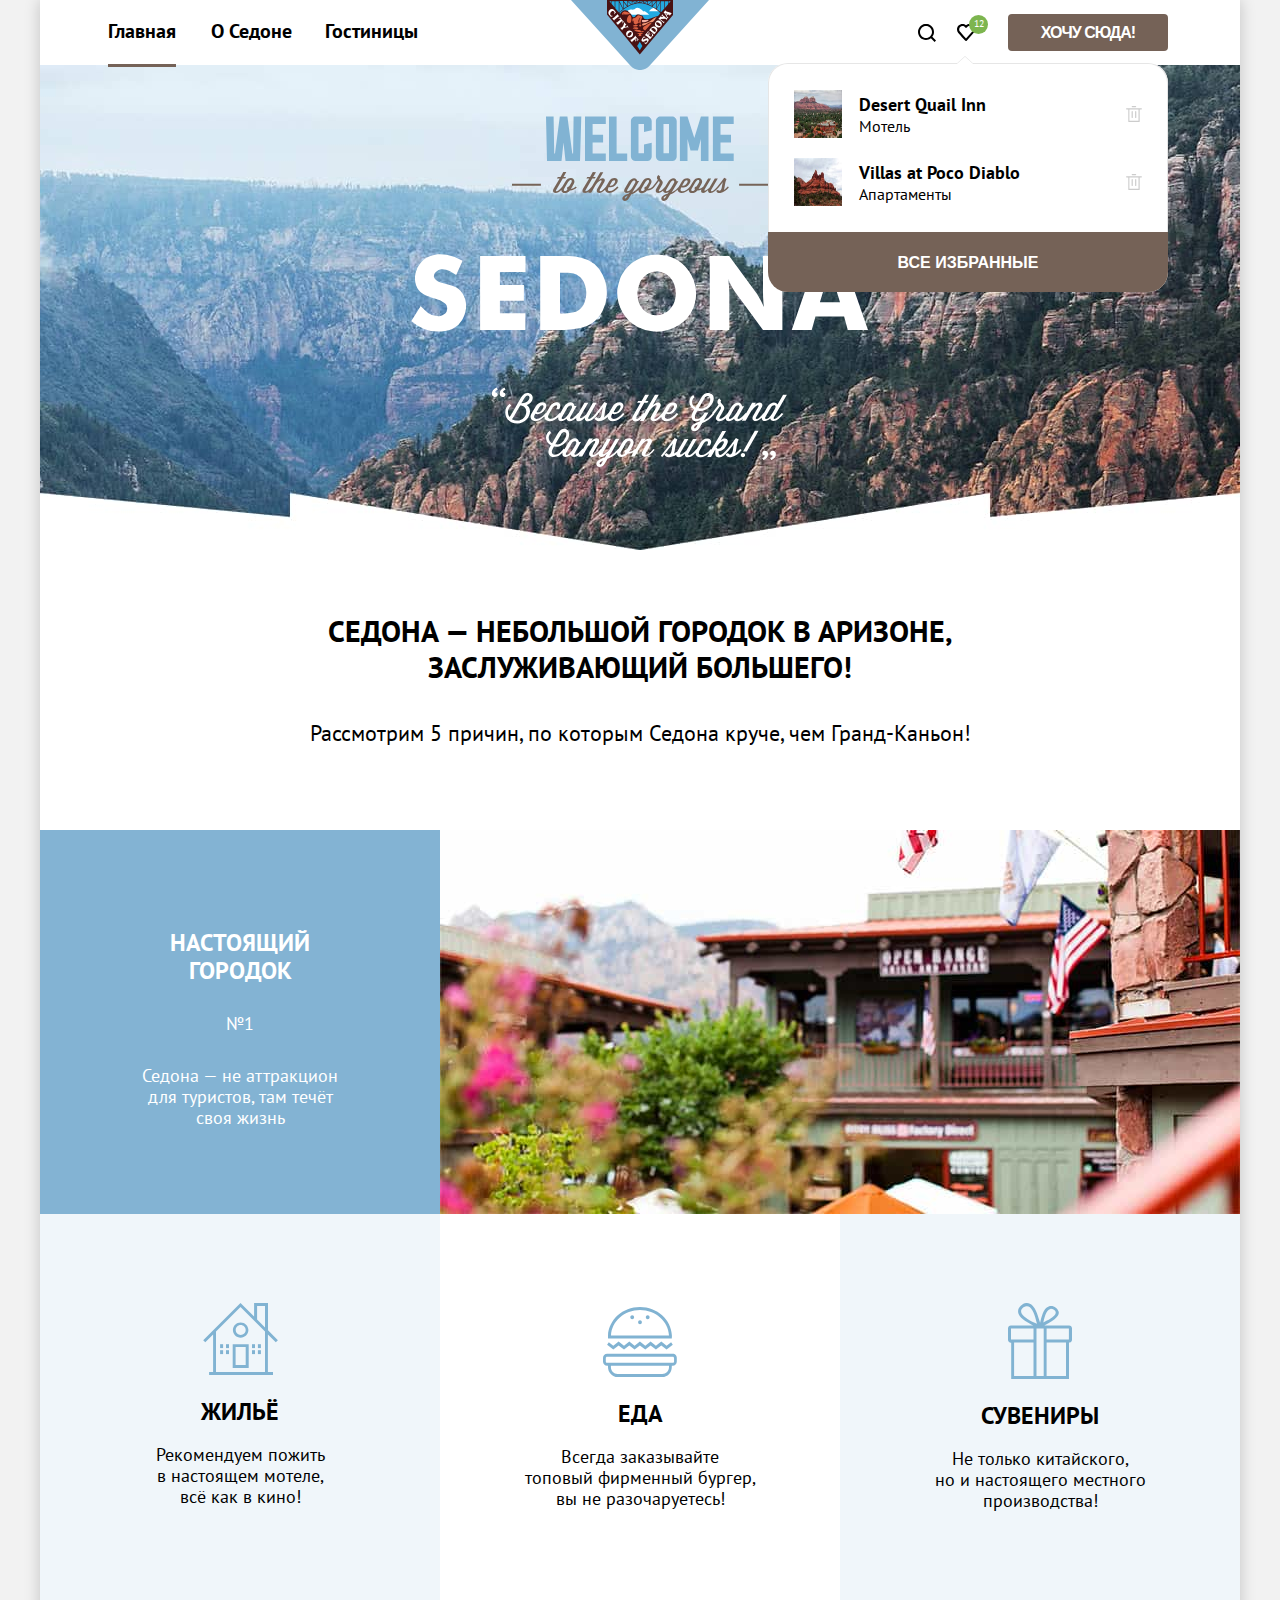
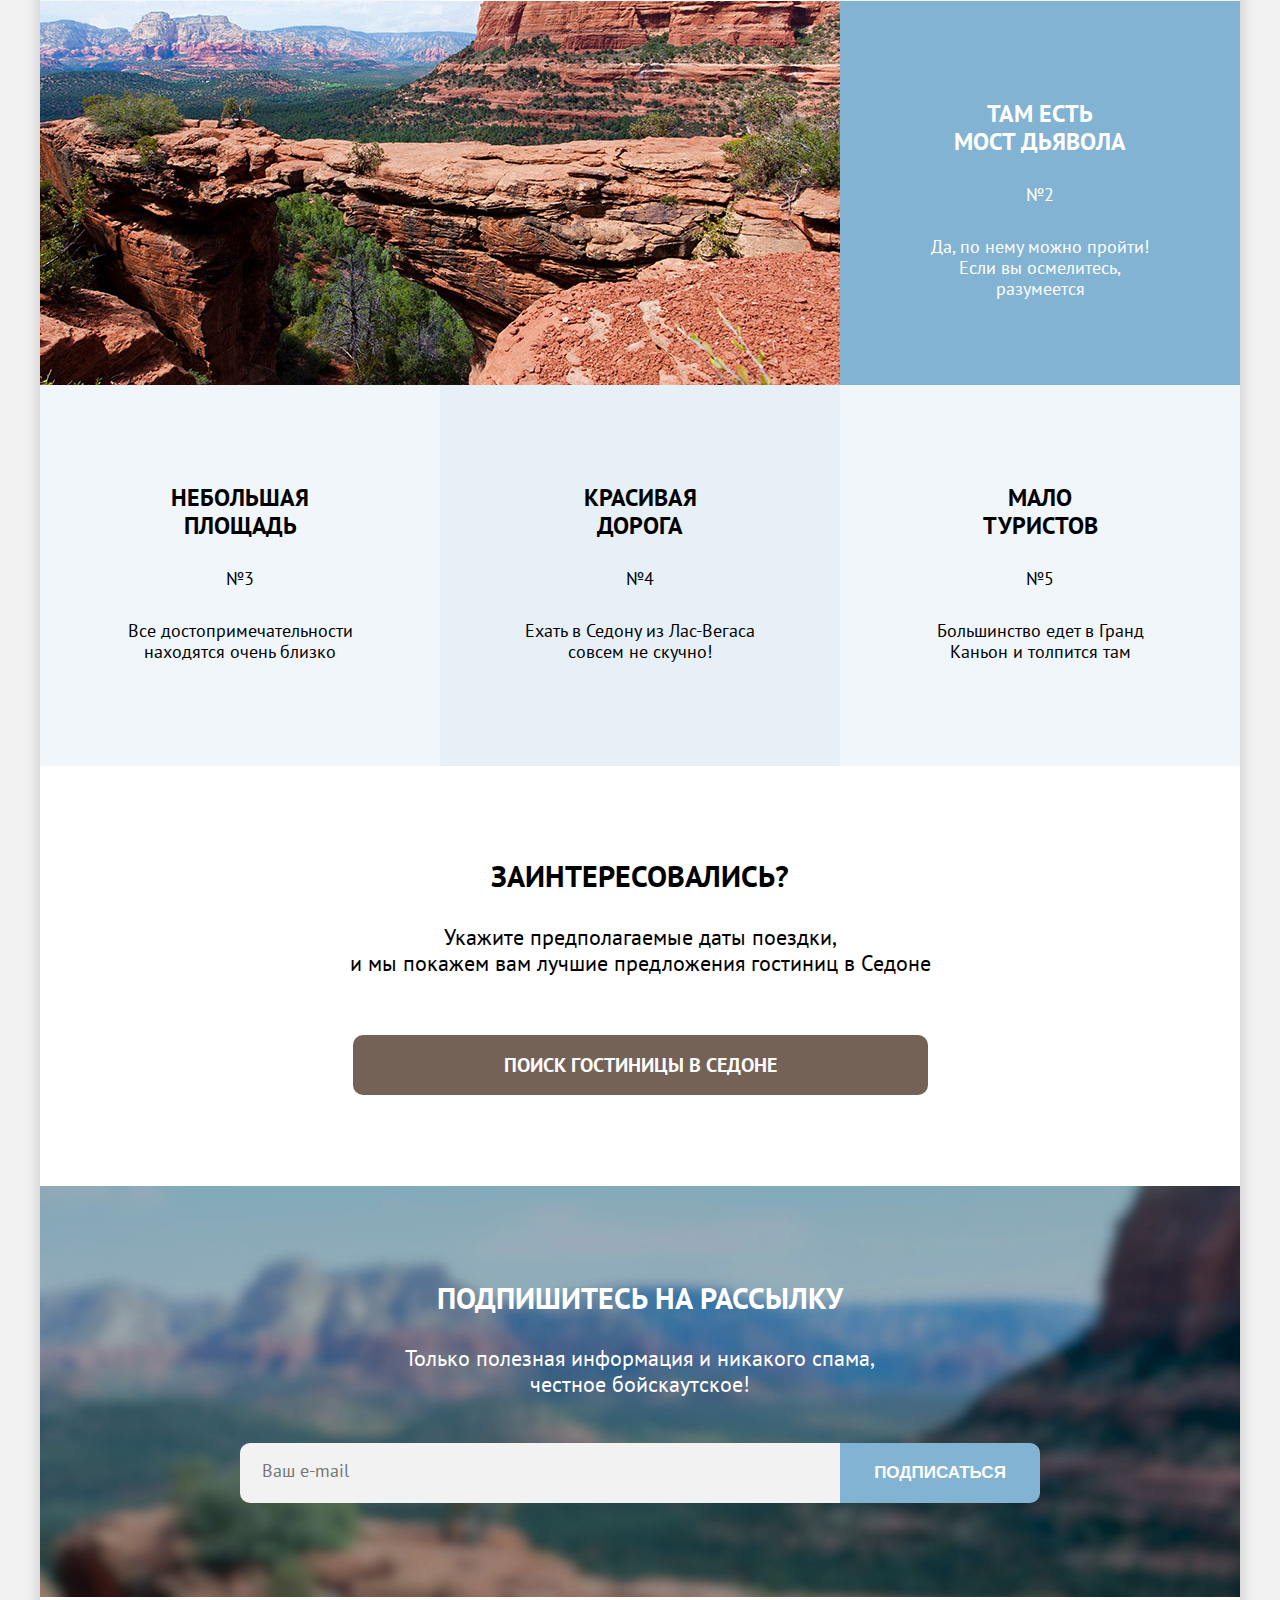
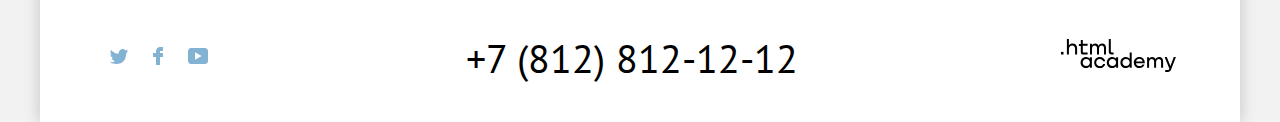
<file: index.html>
<!DOCTYPE html>
<html lang="ru">
<head>
  <meta charset="utf-8">
  <link rel="icon" href="favicon.ico">
  <link rel="icon" type="image/png" sizes="32x32" href="img/index/favicon/favicon.png">
  <link rel="stylesheet" href="style.css">
  <title>HTML Academy: Седона</title>
</head>
<body>
  <div class="pages">
    <header class="main-header">
      <nav class="navigation">
        <div class="navigation-block">
          <ul class="navigation-list">
            <li class="navigation-item navigation-menu">
              <a class="navigation-link navigation-link-current text">Главная</a>
            </li>
            <li class="navigation-item navigation-menu">
              <a class="navigation-link text" href="#">О Седоне</a>
            </li>
            <li class="navigation-item navigation-menu">
              <a class="navigation-link text" href="catalog.html">Гостиницы</a>
            </li>
          </ul>
        </div>
        <div class="navigation-logo-block">
          <a class="navigation-logo" href="#">
            <svg class="main-logo" xmlns="http://www.w3.org/2000/svg" width="138" height="70" viewBox="0 0 138 70" fill="none">
              <g clip-path="url(#clip0)">
              <path d="M138 0H0L59.5 65.7C64.7 71.5 73.3 71.5 78.5 65.7L138 0Z" fill="#81B3D3"/>
              <path d="M36.7 0.5L68.8 38.4L100.8 0.7L36.7 0.5Z" fill="#23A9E1"/>
              <path d="M61.1 14.7H78.4C77.1 13.9 74 10.1 72.4 11.5C72.3 11.6 67.5 5.8 64.4 8.6C61.7 11.1 60.4 8.3 57.4 10.2C53.8 12.6 59.4 13.9 61.1 14.7ZM87.8 11.2L78 11.3C81.9 6.8 83.6 7.3 87.8 11.2Z" fill="white"/>
              <path d="M97.6 3.6V1.2H99.7L97.6 3.6ZM48.4 13C48.5 13.1 50.8 10.6 54.5 8.1C57.9 5.8 63.1 3.2 68.9 3.2C74.7 3.2 80 5.9 83.4 8.2C87.1 10.6 89.4 13 89.5 13.1L87 16.1C82.5 16.7 79.3 20 74.9 19.3C72.7 18.9 72.6 17.7 72 16.4C71.5 15.4 70.7 15.6 69.7 15.2C68.8 14.8 68.2 14.1 66.3 14.5C64.7 14.9 64.5 17.4 62.4 17.3C61.3 17.2 61.2 15.7 59.6 13.7C55.5 8.8 51.7 9.5 49.1 14L68.7 37.3L48.4 13ZM40 1.2V3.1L38.4 1.2H40ZM93.9 1.2H97.1V4.2L93.9 8V1.2ZM89.8 12.6V1.2H93.3V8.6L89.8 12.6C89.8 12.6 89.9 12.6 89.8 12.6ZM89.3 2.2V12.1C88.2 11 87 10 85.7 9.1L89.3 2.2ZM85.2 1.9V8.7C84.7 8.4 84.3 8 83.7 7.7C83 7.3 82.3 6.8 81.5 6.4L85.2 1.9ZM80.8 1.7V6C79.8 5.5 78.7 5 77.7 4.5L80.8 1.7ZM81.4 1.2H85.1L81.4 5.8V1.2ZM85.7 1.2H89.3L85.7 8.3V1.2ZM76.9 1.2H80.8L77.3 4.3C77.2 4.3 77.1 4.2 77 4.2L76.9 1.2ZM76.4 1.6V4C75.4 3.6 74.4 3.3 73.3 3.1L76.4 1.6ZM72.2 1.6V2.9C71.5 2.8 70.8 2.7 70 2.6L72.2 1.6ZM65.4 1.6L67.6 2.6C66.8 2.6 66.1 2.7 65.4 2.9V1.6ZM61.3 1.6L64.4 3.1C63.3 3.3 62.3 3.6 61.3 4V1.6ZM64.9 2.8L61.6 1.2H64.9V2.8ZM68.4 2.4L65.6 1.1H68.4V2.4ZM69.1 1.2H72L69.1 2.5V1.2ZM72.8 1.2H76L72.8 2.8V1.2ZM60.4 4.3L56.9 1.2H60.8V4.2L60.4 4.3ZM56.8 1.7L59.9 4.4C58.8 4.8 57.8 5.3 56.8 5.9V1.7ZM52.5 1.9L56.1 6.4C54.8 7.1 53.6 7.9 52.5 8.8V1.9ZM48.3 2.2L51.9 9.2C50.6 10.2 49.4 11.2 48.3 12.4V2.2ZM52 8.2L48.4 1.1H52V8.2ZM56.3 5.7L52.6 1.1H56.3V5.7ZM43.7 7.5L40.5 3.7V1.2H43.7V7.5ZM44.3 1.2H47.8V12.4L44.3 8.2V1.2ZM69.1 0H36V14.6L68.8 54.5L69 54.2L102 15V0H69.1Z" fill="#491213"/>
              <path d="M66.2 46L68.8 41.8L71.4 46L68.8 50.2L66.2 46Z" fill="#23A9E1"/>
              <path d="M74.2 30.6C70.8 28.6 71.6 27.1 74.4 25.7C75.9 25 79.2 22.3 80.5 23.2L74.2 30.6ZM71.9 33.1C69.9 33 67.6 32.7 65.6 33.2C66.8 33.5 69.8 34.4 67 35.1C68 36.5 69.6 36.4 70.6 35.2C70.2 35 69.9 34.7 69.6 34.5C70.7 34.2 71.7 33.6 71.9 33.1ZM73.1 31.5C72.2 30.7 71.2 30.7 70.4 31.5C69.2 29.4 65 30.1 63 29.8C64.1 32.4 72.6 32.9 73.1 31.5ZM66.3 29.3C64.7 28.8 59.5 28.9 62.9 27.5C64 27.1 69.6 27.6 66.3 29.3ZM68.3 26.3C67.8 25.2 68.7 23.9 70 24.9C71.2 25.7 69.4 26.9 68.3 26.3ZM65.4 26.4C63.1 27.1 60.1 25.6 63.8 24.9C66.1 24.4 68.5 25.4 65.4 26.4C65.3 26.4 65.5 26.4 65.4 26.4ZM62.8 20.2C62.3 21.8 61.3 22.1 61.4 20.2C61.5 17.9 63 18.5 64.6 17.6C65.9 16.9 66.6 14.2 68.9 15.8C69.9 16.5 71.1 15.9 71.4 17C71.4 16.9 68.5 23.7 70.1 23.7C66.9 23.7 68.3 19.9 69.5 17.3C68.3 17.9 66.4 21.6 68 22.3C67.2 23.4 64.6 24.9 63.3 23.8C62.2 22.8 62.8 21.5 62.8 20.2ZM58.8 23C53.2 23 57 14.4 58.9 14.9C61.1 15.6 60.8 23.1 58.8 23ZM52.6 14.8C50 14.7 51.1 12.2 52.9 11.7C54.6 11.2 58.1 12.8 59.3 13.9C57.5 14.5 55.2 14.4 53.2 14.5C53 12.5 52.5 13.2 52.6 14.8Z" fill="#DC6243"/>
              <path d="M71.8 25.8C68.9 22.8 76.1 23.1 77.3 22C78.1 22.3 84.3 16.6 85.8 17C84.7 18.3 82.4 22.3 80.8 22.3C79.5 22.3 78.2 22.1 77.2 23C75.7 24.4 73.3 25.1 71.8 25.8Z" fill="#F49774"/>
              <path d="M72.7 22.2C71.1 23.1 69.6 19.7 72.4 20C74.2 20.2 76.1 19.8 77.8 20.1C76.5 21.6 74.7 22.4 72.7 22.2Z" fill="#F4B1A4"/>
              <path d="M51.1 20.9C51.4 21.3 51.7 21.7 51.6 22.3C51.6 22.7 51 23.3 51.4 23.5L52.9 21.7C52.5 21.6 49.4 17.9 49.4 17.5L47.3 18.6C47.4 19 48.1 18.6 48.5 18.6C49 18.6 49.4 19 49.8 19.3C48.7 20.2 46 22.6 45.7 22.6C45.6 22.6 45 22.2 45 22.6C45 22.8 45.6 23.3 45.7 23.4L47.1 25.1C47.5 24.9 47 24.6 47.2 24.3C47.3 24.1 50.4 21.6 51.1 20.9ZM47.7 16.4C48 16.3 48.1 16.7 48.3 16.4L46.7 14.5C46.5 14.2 46.2 13.9 46.2 14.5C46.3 14.9 42.2 18.2 42 18.3C41.7 18.4 41.5 18 41.3 18.4C41.8 19 42.2 19.5 42.7 20.1C42.9 20.3 43 20.5 43.2 20.7C43.4 20.9 43.3 20.3 43.3 20.3C43.2 20 43.6 19.7 43.9 19.5C44.9 18.5 47.4 16.4 47.7 16.4ZM42 15.8C40.9 16.1 39.6 15.7 39.3 14.5C38.9 13.3 39.7 12.1 40.6 11.4C41.5 10.7 42.9 10.8 43.4 11.9C43.6 12.4 43.5 13 43.3 13.5C43.2 13.8 42.9 14.1 43.3 14.3C43.9 13.6 44.4 12.9 45 12.2C44.3 11.8 44 11.1 43.5 10.5C42.9 9.8 42.2 9.1 41.2 9C39.3 8.7 37.6 10.7 37.4 12.4C37.3 13.3 37.6 14.2 38.2 15C38.7 15.6 39.4 16.1 39.8 16.8C40 16.9 41.6 16.1 41.9 16C42.1 16 42 15.9 42 15.8C41.5 16 42 15.8 42 15.8ZM67.5 39.4C66.8 38.9 64.9 36.4 64.5 35.9L64.3 35.6L64.1 35.7C64 35.8 64.2 36.1 64.1 36.3C63.6 37.1 60.4 39.5 60.2 39.7C59.8 39.9 59.4 39.6 59.2 39.9C59.7 40.5 61 42.2 61.2 42.2C61.5 42.2 61.3 41.7 61.3 41.6C61.4 41.4 63 40 63.6 39.5C63.8 39.3 64 39.8 64.2 40C64.4 40.3 64.5 40.7 64.4 41C64.3 41.2 63.9 41.6 64.2 41.8C64.6 41.3 65.7 40 65.9 39.8C66.1 39.6 65.5 39.8 65.6 39.7C65.4 39.8 65.1 39.9 64.9 39.7C64.8 39.7 64.2 39 64.3 38.9C64.6 38.7 64.9 38.3 65.3 38.2C65.9 38.1 66.3 39.2 66.4 39.6C66.5 40 66.5 40.4 66.3 40.7C66.2 41 66 41.2 66.3 41.3L67.7 39.4C67.7 39.5 67.6 39.5 67.5 39.4C67.4 39.4 67.6 39.5 67.5 39.4ZM58.3 30.5C57.6 30.5 56.9 30.8 56.3 31.3C54.9 32.5 54.7 34.6 55.8 36.1C57.1 37.8 59.2 38 60.9 36.8C62.3 35.6 62.5 33.5 61.4 32C60.6 31 59.4 30.5 58.3 30.5ZM59.5 31.9C60.4 31.8 61 32.7 60.6 33.7C60.2 34.7 59.2 35.7 58.2 36.1C57 36.6 56.2 35.6 56.7 34.4C57.1 33.4 58.1 32.4 59.1 32C59.2 32 59.3 31.9 59.5 31.9ZM56.7 27.3C57 27.3 57.3 27.7 57.5 27.3L56.1 25.6C55.7 25.8 56.1 26 56 26.2C55.8 26.5 54.3 26.7 53.9 26.8C54 26.4 54.5 25.1 54.7 25C55.1 24.7 55.3 25.3 55.5 24.9L53.7 22.8C53.5 22.6 53.3 22.1 53.1 22.4C53.1 22.4 53.1 23.4 53 23.5C52.9 23.7 52.4 25.9 51.8 26.4C51.5 26.7 50.3 27.7 50 27.8C49.7 27.9 49.5 27.4 49.2 27.8L50.8 29.7C50.9 29.8 51.2 30.3 51.3 30.3C51.6 30.4 51.3 29.7 51.4 29.6C51.5 29.3 53 27.8 53.7 27.7C54.6 27.5 55.7 27.2 56.7 27.3C56.9 27.3 56.5 27.3 56.7 27.3ZM80.9 34C81 34.4 81.1 34.9 81 35.3C80.9 35.9 80.4 37.2 79.6 36.8C78.8 36.4 78.2 35.7 77.5 35.1C78 34.5 78.5 34 79.4 34.3C79.6 34.4 79.8 34.3 79.6 34.1C79.3 33.9 77.6 32.8 77.5 32.9C77.3 33.1 77.8 33.5 77.6 33.9C77.5 34.2 77.2 34.4 77 34.7C76.5 34.3 75.8 33.9 76.3 33.2C76.7 32.8 77.1 32.4 77.7 32.3C78.1 32.2 78.9 32.6 79 32.2C78.3 31.9 77.6 31.5 76.9 31.2C77 31.7 74.7 34.1 74.2 34.7C74.1 34.8 73.8 35.1 73.8 35.2C73.8 35.5 74.2 35.3 74.2 35.3C74.5 35.2 78.6 38.6 78.7 38.9C78.8 39.1 78.6 39.3 78.7 39.4C78.7 39.4 78.8 39.5 78.9 39.5C79.2 39.2 81.8 35.6 82.4 35.5C81.9 34.7 81.4 33.9 80.9 33.1C80.5 33.3 80.8 33.8 80.9 34ZM76.9 38.4C75.6 37.5 73.3 39.2 72.9 39.4C72.2 39.7 71.7 39 72.1 38.4C72.4 37.9 73 37.6 73.6 37.6C73.8 37.6 74.5 37.7 74.5 37.6C74.6 37.5 74.6 37.5 74.5 37.4C73.9 37 73.4 36.6 72.8 36.3C72.7 37 71.9 37.4 71.5 37.9C71 38.5 70.5 39.2 70.5 39.9C70.5 40.6 70.9 41.3 71.6 41.6C72.3 42 73.1 41.7 73.8 41.3C74.2 41 74.6 40.7 75 40.5C75.6 40.2 76.5 40.5 76.3 41.3C76.1 42 75.4 42.6 74.7 42.8C74.3 42.9 73.9 42.9 73.5 42.7C73.2 42.6 72.9 42.2 72.7 42.6L75 44.2C75.1 43.7 75.3 43.5 75.7 43.2C76.2 42.8 76.6 42.3 77 41.8C77.8 40.9 78.1 39.3 76.9 38.4ZM94.5 10.3C94.5 10.4 94.5 10.4 94.5 10.3L93.6 11.3L92.8 12.3C92.6 12.5 92.5 12.6 92.8 12.8C93.3 12.5 96.3 17.6 96.1 18.3C95.6 18.5 91.6 15 91.5 14.8C91.5 14.7 91.7 14.1 91.4 14.2C91.3 14.2 90.9 14.8 90.8 14.9L90.2 15.6C90.4 15.9 90.5 15.6 90.8 15.6C91 15.7 92 16.5 92.3 16.7C91.8 16.7 90.6 16.8 90.4 16.8C89.8 16.9 90.1 16.4 89.7 16.2L88.2 18L87.3 19C87.3 19 87.3 19 87.3 19.1C87.5 19.3 87.4 19.2 87.7 19.1C88 19 92 22.3 92.1 22.5C92.3 22.8 92 23.1 92.4 23.3L93.6 21.9C93.7 21.8 93.7 21.8 93.6 21.8C93.3 21.6 93.3 21.9 92.9 21.9C92.6 21.8 90 19.7 89.1 18.9L94.4 18.7C94.6 18.7 95.1 19.3 95.1 19.5C95 19.7 94.8 19.9 95.1 20C95.4 19.6 95.7 19.3 96 18.9L96.1 18.7C96.2 18.7 96.2 18.6 96.2 18.5L96.3 18.4C96.6 18.1 97.5 17.1 97.4 17C97.1 16.7 97 17.3 96.6 17C96.4 16.8 95.8 15.8 95.7 15.6C95.5 15.3 96.1 15 96.3 14.9C96.8 14.6 98.4 14.1 98.6 15.1C98.6 15.3 98.4 15.5 98.5 15.6C98.5 15.6 98.6 15.8 98.7 15.7L100.8 13.1C100.7 13 100.7 13 100.6 12.9C100.1 13.4 95.1 11.4 94.8 11.1C94.7 10.9 94.7 10.3 94.5 10.3ZM94.3 12.9C95.1 13.2 95.8 13.5 96.6 13.9C96.4 14 96.2 14.1 96 14.2C95.8 14.3 95.6 14.5 95.4 14.7L94.3 12.9ZM87.7 20.6C86.6 20.5 85.5 21 84.7 21.9C83.5 23.4 83.6 25.6 85.1 26.8C86.6 28 88.8 27.7 90 26.3C91.2 24.8 91.1 22.6 89.6 21.4C89.1 21 88.4 20.7 87.7 20.6ZM86.3 22.2C86.9 22.2 87.6 22.6 88 22.9C88.8 23.4 90.2 24.6 89.5 25.6C89.5 25.5 89.6 25.5 89.4 25.7C88.6 26.5 87.2 25.8 86.5 25.2C85.8 24.7 84.5 23.5 85.3 22.5C85.6 22.3 85.9 22.2 86.3 22.2ZM83.2 26.5C82 26.4 80.8 27 79.9 28.1C79.3 28.9 78.6 29.6 78 30.4C78.2 30.7 78.5 30.3 78.8 30.5C79.1 30.7 82.9 33.8 82.9 34C83 34.3 82.7 34.4 83 34.6C83.1 34.7 85.9 31.2 86.2 30.6C86.6 29.5 86.3 28.2 85.4 27.4C85.5 27.5 85.6 27.5 85.4 27.4C84.6 26.8 83.9 26.5 83.2 26.5ZM82.1 28.1C82.2 28.1 82.3 28.1 82.4 28.1C83.8 28.5 85.8 30.2 84.5 31.7C84.3 31.9 84.5 31.7 84.1 32.1C83.9 32.3 79.9 29.1 80.1 28.9C80.5 28.4 81.4 28 82.1 28.1Z" fill="white"/>
              </g>
              <defs>
              <clipPath id="clip0">
              <rect width="138" height="70" fill="white"/>
              </clipPath>
              </defs>
              </svg>
            <span class="visually-hidden">Логотип с мостом и каньоном</span>
          </a>
        </div>
        <div class="navigation-user-blcok">
          <ul class="navigation-list navigation-user">
            <li class="navigation-item navigation-item-search">
              <a class="navigation-icon" href="#">
                <svg class="navigation-icon-search" aria-hidden="true" focusable="false" width="18" height="18" xmlns="http://www.w3.org/2000/svg">
                  <path fill-rule="evenodd" clip-rule="evenodd" d="M18 16.5L14.3 12.8C15.3 11.5 16 9.8 16 7.9C16 3.5 12.4 -0.1 8 -0.1C3.6 -0.1 0 3.6 0 8C0 12.4 3.6 16 8 16C9.8 16 11.5 15.4 12.9 14.3L16.6 18L18 16.5ZM8 14C4.7 14 2 11.3 2 8C2 4.7 4.7 2 8 2C11.3 2 14 4.7 14 8C14 11.3 11.3 14 8 14Z"></path>
                </svg>
                <span class="visually-hidden">Поиск</span>
              </a>
            </li>
            <li class="navigation-item navigation-item-favorite">
              <a class="navigation-icon" href="#">
                <svg class="navigation-icon-favorite-svg" aria-hidden="true" focusable="false" width="18" height="17" xmlns="http://www.w3.org/2000/svg">
                  <path fill-rule="evenodd" clip-rule="evenodd" d="M8.9 17C8.6 17 8.3 16.9 8.1 16.6C2.7 10.5 1.4 9.1 1.1 8.7C0.4 7.8 0 6.6 0 5.4C0 2.4 2.4 0 5.5 0C6.8 0 8 0.5 9 1.3C10 0.5 11.3 0 12.5 0C15.5 0 18 2.4 18 5.4C18 6.7 17.5 7.9 16.7 8.8L9.7 16.7C9.5 16.9 9.3 17 8.9 17ZM2.9 7.5C3.2 7.9 6.4 11.5 9 14.4L15.2 7.4C15.7 6.9 15.9 6.2 15.9 5.4C15.9 3.6 14.4 2.1 12.6 2.1C11.6 2.1 10.6 2.6 9.9 3.4C9.6 3.7 9.3 3.8 9 3.8C8.7 3.8 8.4 3.6 8.2 3.4C7.5 2.6 6.5 2.1 5.5 2.1C3.7 2.1 2.2 3.6 2.2 5.4C2.1 6.3 2.5 7 2.9 7.5C2.8 7.5 2.8 7.5 2.9 7.5Z"></path>
                </svg>
                <span class="visually-hidden">Список желаний</span>
              </a>
              <div class="favorite-quantity">
                <span class="favorite-quantity-number">12</span>
              </div>
            </li>
            <li class="navigation-item navigation-bth">
              <button class="header-btn">
                <span class="header-btn-text"> Хочу сюда!</span>
              </button>
            </li>
          </ul>
        </div>
        <!-- Чтобы попап отображался необходимо добавить класс navigation-favorite-popup-active -->
        <div class="navigation-favorite-popup navigation-favorite-popup-active">
          <svg class="navigation-favorite-popup-pointer" aria-hidden="true" focusable="false" width="20px" height="9px" xmlns="http://www.w3.org/2000/svg">
            <path fill-rule="evenodd" clip-rule="evenodd" d="M10 1L20 10H0L10 1Z" fill="#E4E4E4"></path>
            <path fill-rule="evenodd" clip-rule="evenodd" d="M1.30298 9.5L10 1.67268L18.697 9.5H1.30298Z" fill="#FFFFFF"></path>
          </svg>
          <div class="navigation-favorite-hotels-wrapper">
            <ul class="navigation-favorite-hotels">
              <li class="navigation-favorite-hotel">
                <a class="navigation-favorite-hotel-details" href="#">
                  <img class="navigation-favorite-hotel-img" src="img/catalog/hotels-section/hotel-2.jpg" alt="Мотель с видом на гору" width="48" height="48">
                  <div class="navigation-favorite-hotel-info">
                    <p class="navigation-favorite-hotel-name">Desert Quail Inn</p>
                    <p class="navigation-favorite-hotel-type">Мотель</p>
                  </div>
                </a>
                <button class="navigation-favorite-basket-btn">
                  <svg class="navigation-favorite-basket-svg"  aria-hidden="true" focusable="false" width="16px" height="16px" xmlns="http://www.w3.org/2000/svg" >
                    <path fill-rule="evenodd" clip-rule="evenodd" d="M15.3 2.3H13.1H2.8H0.6C0.3 2.3 0 2.5 0 2.8C0 3.1 0.3 3.4 0.6 3.4H2.3V15.4C2.3 15.7 2.6 16 2.9 16H13.1C13.4 16 13.7 15.7 13.7 15.4V3.4H15.4C15.7 3.4 16 3.1 16 2.8C16 2.5 15.6 2.3 15.3 2.3ZM12.5 14.8H3.4V3.4H12.5V14.8Z"></path>
                    <path fill-rule="evenodd" clip-rule="evenodd" d="M6.19995 1.2H9.59995C9.89995 1.2 10.2 0.9 10.2 0.6C10.2 0.3 9.99995 0 9.69995 0H6.19995C5.89995 0 5.69995 0.3 5.69995 0.6C5.69995 0.9 5.89995 1.2 6.19995 1.2Z"></path>
                    <path fill-rule="evenodd" clip-rule="evenodd" d="M6.2001 12C6.5001 12 6.8001 11.7 6.8001 11.4V5.7C6.8001 5.4 6.5001 5.1 6.2001 5.1C5.9001 5.1 5.6001 5.4 5.6001 5.7V11.4C5.7001 11.7 5.9001 12 6.2001 12Z"></path>
                    <path fill-rule="evenodd" clip-rule="evenodd" d="M9.7001 12C10.0001 12 10.3001 11.7 10.3001 11.4V5.7C10.3001 5.4 10.0001 5.1 9.7001 5.1C9.4001 5.1 9.1001 5.5 9.1001 5.7V11.4C9.1001 11.7 9.3001 12 9.7001 12Z"></path>
                  </svg>
                  <span class="visually-hidden">Корзина удалить</span>
                </button>
              </li>
              <li class="navigation-favorite-hotel">
                <a class="navigation-favorite-hotel-details" href="#">
                  <img class="navigation-favorite-hotel-img" src="img/catalog/hotels-section/hotel-3.jpg" alt="Апартаменты на горной местности" width="48" height="48">
                  <div class="navigation-favorite-hotel-info">
                    <p class="navigation-favorite-hotel-name">Villas at Poco Diablo</p>
                    <p class="navigation-favorite-hotel-type">Апартаменты</p>
                  </div>
                </a>
                <button class="navigation-favorite-basket-btn">
                  <svg class="navigation-favorite-basket-svg"  aria-hidden="true" focusable="false" width="16px" height="16px" xmlns="http://www.w3.org/2000/svg" >
                    <path fill-rule="evenodd" clip-rule="evenodd" d="M15.3 2.3H13.1H2.8H0.6C0.3 2.3 0 2.5 0 2.8C0 3.1 0.3 3.4 0.6 3.4H2.3V15.4C2.3 15.7 2.6 16 2.9 16H13.1C13.4 16 13.7 15.7 13.7 15.4V3.4H15.4C15.7 3.4 16 3.1 16 2.8C16 2.5 15.6 2.3 15.3 2.3ZM12.5 14.8H3.4V3.4H12.5V14.8Z"></path>
                    <path fill-rule="evenodd" clip-rule="evenodd" d="M6.19995 1.2H9.59995C9.89995 1.2 10.2 0.9 10.2 0.6C10.2 0.3 9.99995 0 9.69995 0H6.19995C5.89995 0 5.69995 0.3 5.69995 0.6C5.69995 0.9 5.89995 1.2 6.19995 1.2Z"></path>
                    <path fill-rule="evenodd" clip-rule="evenodd" d="M6.2001 12C6.5001 12 6.8001 11.7 6.8001 11.4V5.7C6.8001 5.4 6.5001 5.1 6.2001 5.1C5.9001 5.1 5.6001 5.4 5.6001 5.7V11.4C5.7001 11.7 5.9001 12 6.2001 12Z"></path>
                    <path fill-rule="evenodd" clip-rule="evenodd" d="M9.7001 12C10.0001 12 10.3001 11.7 10.3001 11.4V5.7C10.3001 5.4 10.0001 5.1 9.7001 5.1C9.4001 5.1 9.1001 5.5 9.1001 5.7V11.4C9.1001 11.7 9.3001 12 9.7001 12Z"></path>
                  </svg>
                  <span class="visually-hidden">Корзина удалить</span>
                </button>
              </li>
            </ul>
          </div>
          <button class="navigation-favorite-btn">
            <span class="navigation-favorite-btn-text text">Все избранные</span>
          </button>
        </div>
      </nav>
    </header>
    <main class="main-index main-container">
      <section class="first-screen-section">
        <div class="first-screen-title">
          <h1 class="visually-hidden">sedona</h1>
          <img class="first-screen-img" src="img/index/first-screen/welcome.svg" alt="Приглашение в Седону" width="458" height="352">
        </div>
      </section>
      <section class="advantages-section">
        <h2 class="advantages-title text">Седона — небольшой городок в Аризоне, заслуживающий большего! </h2>
        <p class="advantages-subtitle text">Рассмотрим 5 причин, по которым Седона круче, чем Гранд-Каньон!</p>
        <div class="advantage-items-list">
          <ol class="advantage-items">
            <li class="advantage-item">
              <div class="reason reason-accent">
                <div class="reason-wrapper">
                  <h3 class="reason-title text">Настоящий городок</h3>
                  <b class="reason-number text">№1</b>
                  <p class="reason-description text">Седона — не аттракцион  для туристов, там течёт  своя жизнь</p>
                </div>
                <img class="reason-img" src="img/index/section-2/photo-1.jpg" alt="Здания Седона с флагами на стенах" width="800" height="384">
              </div>
              <ul class="features-list">
                <li class="feature-item">
                  <div class="feature feature-home">
                    <svg class="feature-img" aria-hidden="true" focusable="false" width="75" height="72" viewBox="0 0 75 72" fill="none" xmlns="http://www.w3.org/2000/svg">
                      <path fill-rule="evenodd" clip-rule="evenodd" d="M29.7 65H45.7V41.2H29.7C29.7 41.2 29.7 65 29.7 65ZM32.6 44.0999H42.7V62.0999H32.6V44.0999Z" fill="#81B3D2"/>
                      <path fill-rule="evenodd" clip-rule="evenodd" d="M72.8 39.3L74.9 37.2L65 27.3V0H51.1V13.6L37.5 0L0.199997 37.2L2.3 39.3L10.1 31.5V69.1H6.1V72H70V69.1H64.9V31.5L72.8 39.3ZM62 69.1H13V28.5L37.5 4.1L62 28.5V69.1ZM62 24.4L54.1 16.5V2.9H62V24.4Z" fill="#81B3D2"/>
                      <path fill-rule="evenodd" clip-rule="evenodd" d="M29.9 27.1C29.9 31.4 33.4 34.8 37.6 34.8C41.9 34.8 45.4 31.3 45.4 27.1C45.4 22.8 41.9 19.4 37.6 19.4C33.4 19.4 29.9 22.8 29.9 27.1ZM37.7 22.1C40.4 22.1 42.7 24.3 42.7 27C42.7 29.7 40.5 31.9 37.7 31.9C35 31.9 32.7 29.7 32.7 27C32.7 24.3 34.9 22.1 37.7 22.1Z" fill="#81B3D2"/>
                      <path fill-rule="evenodd" clip-rule="evenodd" d="M20.1 41.2H17.1V45.0999H20.1V41.2Z" fill="#81B3D2"/>
                      <path fill-rule="evenodd" clip-rule="evenodd" d="M26 41.2H23V45.0999H26V41.2Z" fill="#81B3D2"/>
                      <path fill-rule="evenodd" clip-rule="evenodd" d="M20.1 47.2H17.1V51.0999H20.1V47.2Z" fill="#81B3D2"/>
                      <path fill-rule="evenodd" clip-rule="evenodd" d="M26 47.2H23V51.0999H26V47.2Z" fill="#81B3D2"/>
                      <path fill-rule="evenodd" clip-rule="evenodd" d="M52 41.2H49V45.0999H52V41.2Z" fill="#81B3D2"/>
                      <path fill-rule="evenodd" clip-rule="evenodd" d="M57.9 41.2H54.9V45.0999H57.9V41.2Z" fill="#81B3D2"/>
                      <path fill-rule="evenodd" clip-rule="evenodd" d="M52 47.2H49V51.0999H52V47.2Z" fill="#81B3D2"/>
                      <path fill-rule="evenodd" clip-rule="evenodd" d="M57.9 47.2H54.9V51.0999H57.9V47.2Z" fill="#81B3D2"/>
                    </svg>
                    <span class="visually-hidden">Дом</span>
                    <h3 class="feature-title text">Жильё</h3>
                    <p class="feature-description text">Рекомендуем пожить <br>  в настоящем мотеле,  всё как в кино!</p>
                  </div>
                </li>
                <li class="feature-item">
                  <div class="feature feature-eat">
                    <svg class="feature-img" aria-hidden="true" focusable="false" width="74" height="70" viewBox="0 0 74 70" fill="none" xmlns="http://www.w3.org/2000/svg">
                      <path fill-rule="evenodd" clip-rule="evenodd" d="M69.9 46.7H59.3H14.6H4.1C1.8 46.7 0 48.6 0 51V54.5C0 56.9 1.9 58.7999 4.1 58.7999H5V59.9C5 65.4 9.3 70 14.6 70H59.2C64.5 70 68.8 65.5 68.8 59.9V58.7999H69.7C72 58.7999 73.8 56.9 73.8 54.5V51C74 48.7 72.1 46.7 69.9 46.7ZM66 59.9C66 63.8 63 66.9 59.3 66.9H14.6C10.9 66.9 7.9 63.7 7.9 59.9V58.7999H66V59.9ZM71.1 54.5C71.1 55.2 70.5 55.7999 69.9 55.7999H68.9H66H8H5H4C3.3 55.7999 2.8 55.2 2.8 54.5V51C2.8 50.3 3.4 49.7 4 49.7H7.7H14.6H59.2H66.1H69.8C70.5 49.7 71 50.3 71 51C71.1 51 71.1 54.5 71.1 54.5Z" fill="#81B3D2"/>
                      <path fill-rule="evenodd" clip-rule="evenodd" d="M15.6 38.4L21 42.5L26.3 38.4L31.6 42.5L36.9 38.4L42.3 42.5L47.6 38.4L52.9 42.5L58.3 38.4L63.6 42.5L69.8 37.8L68.1 35.3L63.6 38.7L58.3 34.6L52.9 38.7L47.6 34.6L42.3 38.7L36.9 34.6L31.6 38.7L26.3 34.6L21 38.7L15.6 34.6L10.3 38.7L5.79998 35.3L4.09998 37.8L10.3 42.5L15.6 38.4Z" fill="#81B3D2"/>
                      <path fill-rule="evenodd" clip-rule="evenodd" d="M8 31.5H65.9H68.8C68.8 30.9 68.9 30.3 68.9 29.6C68.9 29.2 68.9 28.8 68.9 28.4C68.2 12.7 54.2 0 37 0C19.7 0 5.7 12.7 5 28.5C5 28.9 5 29.3 5 29.7C5 30.3 5 31 5.1 31.6H8V31.5ZM37 3C52.6 3 65.4 14.3 66 28.5H8C8.6 14.4 21.4 3 37 3Z" fill="#81B3D2"/>
                      <path fill-rule="evenodd" clip-rule="evenodd" d="M37 17.3C38.0493 17.3 38.9 16.4046 38.9 15.3C38.9 14.1955 38.0493 13.3 37 13.3C35.9506 13.3 35.1 14.1955 35.1 15.3C35.1 16.4046 35.9506 17.3 37 17.3Z" fill="#81B3D2"/>
                      <path fill-rule="evenodd" clip-rule="evenodd" d="M29.2 12.2C30.2493 12.2 31.1 11.3045 31.1 10.2C31.1 9.09538 30.2493 8.19995 29.2 8.19995C28.1506 8.19995 27.3 9.09538 27.3 10.2C27.3 11.3045 28.1506 12.2 29.2 12.2Z" fill="#81B3D2"/>
                      <path fill-rule="evenodd" clip-rule="evenodd" d="M44.7 12.2C45.7493 12.2 46.6 11.3045 46.6 10.2C46.6 9.09538 45.7493 8.19995 44.7 8.19995C43.6506 8.19995 42.8 9.09538 42.8 10.2C42.8 11.3045 43.6506 12.2 44.7 12.2Z" fill="#81B3D2"/>
                    </svg>
                    <span class="visually-hidden">Бургер</span>
                    <h3 class="feature-title text">Еда</h3>
                    <p class="feature-description text">Всегда заказывайте <br> топовый фирменный бургер,  вы не разочаруетесь!</p>
                  </div>
                </li>
                <li class="feature-item">
                  <div class="feature feature-souvenirs">
                    <svg class="feature-img" aria-hidden="true" focusable="false" width="64" height="76" viewBox="0 0 64 76" fill="none" xmlns="http://www.w3.org/2000/svg">
                      <g clip-path="url(#clip0_3:120)">
                      <path fill-rule="evenodd" clip-rule="evenodd" d="M61.1 22.5H61H36.3C50.1 15.6 51.2 11.2 50.7 8.79997C49.5 4.79997 45 1.79997 40.7 3.39997C35.1 5.49997 33.6 13.8 32.1 19.8C30.1 13.7 28.3 5.99997 23.9 2.09997C22.6 0.999966 20.8 -0.200034 18.1 0.0999663C14.1 0.499966 8.3 5.49997 10.6 11.1C12.9 16.5 20.3 19.9 25.2 22.6H3.2H2.9C1.3 22.6 0 23.9 0 25.5V36.8C0 38.4 1.3 39.7 2.9 39.7H3.2V73V75.4V76H61V75.5V73V39.6H61.1C62.7 39.6 64 38.3 64 36.7V25.4C64 23.8 62.7 22.5 61.1 22.5ZM42.4 5.89997C44.5 5.59997 47.4 7.19997 47.7 9.09997C48.1 11.9 44.3 14.4 42.6 15.5C40.1 17.2 37.7 18.1 35.3 19.6C36.2 15.9 37.8 6.59997 42.4 5.89997ZM19.5 15.9C17.3 14.4 13 11.5 13.1 8.09997C13.2 4.49997 18.8 1.49997 21.9 4.19997C25.8 7.59997 27.6 15.3 29 20.8C25.8 19.3 22.7 18 19.5 15.9ZM25.5 73H6.1V39.6H25.5V73ZM25.5 36.5H3V25.5H25.5V36.5ZM35.7 36.5V39.5V73H28.5V39.6V36.6V25.6H35.7V36.5ZM58 73H38.6V39.6H58V73ZM60.9 36.5H38.6V25.5H60.9V36.5Z" fill="#81B3D2"/>
                      </g>
                      <defs>
                      <clipPath id="clip0_3:120">
                      <rect width="64" height="76" fill="white"/>
                      </clipPath>
                      </defs>
                    </svg>
                    <span class="visually-hidden">Подарочная коробка</span>
                    <h3 class="feature-title text">Сувениры</h3>
                    <p class="feature-description text">Не только китайского, <br>  но и настоящего местного  производства!</p>
                  </div>
                </li>
              </ul>
            </li>
            <li class="advantage-item">
              <div class="reason reason-accent">
                <img class="reason-img" src="img/index/section-2/photo-2.jpg" alt="Каньон" width="800" height="384">
                  <div class="reason-wrapper">
                    <h3 class="reason-title text">Там есть <br> мост дьявола</h3>
                    <b class="reason-number text">№2</b>
                    <p class="reason-description text">Да, по нему можно пройти! Если вы осмелитесь, разумеется</p>
                  </div>
              </div>
            </li>
            <li class="advantage-item">
              <div class="reason">
                <div class="reason-wrapper">
                  <h3 class="reason-title text">Небольшая площадь</h3>
                  <b class="reason-number text">№3</b>
                  <p class="reason-description text">Все достопримечательности находятся очень близко</p>
                </div>
              </div>
            </li>
            <li class="advantage-item">
              <div class="reason">
                <div class="reason-wrapper">
                  <h3 class="reason-title text">Красивая дорога</h3>
                  <b class="reason-number text">№4</b>
                  <p class="reason-description text">Ехать в Седону из Лас-Вегаса совсем не скучно!</p>
                </div>
              </div>
            </li>
            <li class="advantage-item">
              <div class="reason">
                <div class="reason-wrapper">
                  <h3 class="reason-title text">Мало туристов</h3>
                  <b class="reason-number text">№5</b>
                  <p class="reason-description text">Большинство едет в Гранд Каньон и толпится там</p>
                </div>
              </div>
            </li>
          </ol>
        </div>
      </section>
      <section class="hotels-search-section">
        <div class="hotels-search-blok">
          <h2 class="hotels-search-title text">Заинтересовались?</h2>
          <p class="hotels-search-subtitle text">Укажите предполагаемые даты поездки,<br>и мы покажем вам лучшие предложения гостиниц в Седоне</p>
          <a class="hotels-search-btn" href="catalog.html">
            <span class="hotels-search-btn-text text">Поиск гостиницы в седоне</span>
          </a>
        </div>
      </section>
      <section class="mailing-section">
        <form class="mailing-form" action="https://echo.htmlacademy.ru/" method="POST" autocomplete="on">
          <fieldset class="mailing-form-fieldset">
            <h2 class="mailing-title text">Подпишитесь на рассылку</h2>
            <p class="mailing-subtitle text">Только полезная информация и никакого спама, честное бойскаутское!</p>
            <div class="mailing-submit-section">
              <input class="mailing-email" id="email" type="email" placeholder="Ваш e-mail">
              <button class="mailing-subscribe-btn text">
                <span class="mailing-subscribe-btn-text">Подписаться</span>
              </button>
            </div>
          </fieldset>
        </form>
      </section>
    </main>
    <footer class="main-footer">
      <div class="main-footer-items">
        <div class="social-media">
          <ul class="social-media-items">
            <li class="social-media-item">
              <a class="social-media-link social-media-twitter" href="https://twitter.com/htmlacademy_ru">
                <svg class="social-media-icon twitter-icon" aria-hidden="true" focusable="false" width="18" height="15" xmlns="http://www.w3.org/2000/svg">
                  <path fill-rule="evenodd" clip-rule="evenodd" d="M11.6 0.200056C13.4 -0.299944 14.8 0.500056 15.4 1.40006C16.1 1.20006 16.8 0.900056
                    17.5 0.700056C17.5 1.60006 16.9 2.20006 16.6 2.50006C17.3 2.60006 18 1.90006 18 1.90006C17.8 2.90006 16.9 3.70006 16.3 3.90006C16.1
                    10.7001 13 15.1001 5.7 15.0001C5.1 15.0001 5.8 15.0001 5.2 15.0001C4.8 15.0001 0.8 14.5001 0 13.1001C2.4 13.3001 4.1 12.7001 5 11.9001C4
                    11.6001 2.1 11.5001 1.8 9.00006C2.2 9.10006 2.4 9.20006 3.1 9.10006C1.8 8.30006 0.4 7.50006 0.5 5.30006C0.8 5.60006 1.6 5.80006 1.9
                    5.80006C1.1 5.60006 -0.2 2.50006 0.9 0.900056C2.8 2.80006 4.9 4.50006 8.5 4.70006C8.7 2.30006 9.7 0.800056 11.6 0.200056Z"></path>
                </svg>
                <span class="visually-hidden">Твитер</span>
              </a>
            </li>
            <li class="social-media-item">
              <a class="social-media-link social-media-facebook" href="https://www.facebook.com/htmlacademy">
                <svg class="social-media-icon facebook-icon" aria-hidden="true" focusable="false" width="10" height="18" xmlns="http://www.w3.org/2000/svg">
                  <path fill-rule="evenodd" clip-rule="evenodd" d="M7 0C4.8 0 3 1.8 3 4V6H0V10H3V18H7V10H10V6H7V4H10V0H7Z"></path>
                </svg>
                <span class="visually-hidden">Фейсбук</span>
              </a>
            </li>
            <li class="social-media-item">
              <a class="social-media-link social-media-youtube" href="https://www.youtube.com/c/HTMLAcademyRUS">
                <svg class="social-media-icon youtube-icon" aria-hidden="true" focusable="false" width="20" height="16" xmlns="http://www.w3.org/2000/svg">
                  <path fill-rule="evenodd" clip-rule="evenodd" d="M17 0H2.9C1.2 0 0 1.5 0 3.2V12.7C0 14.5 1.2 16 2.9 16H17.2C18.7 16 20.1 14.5 20.1
                    12.8V3.2C19.9 1.5 18.7 0 17 0ZM7 11.8V4.2L13.7 8L7 11.8Z"></path>
                </svg>
                <span class="visually-hidden">Ютуб</span>
              </a>
            </li>
          </ul>
        </div>
        <div class="phone-number">
          <a class="phone-number-link"  href="tel:+78128121212">+7 (812) 812-12-12</a>
        </div>
        <div class="academy-logo">
          <a class="academy-logo-link" href="https://htmlacademy.ru">
            <svg class="academy-logo-svg" aria-hidden="true" focusable="false" xmlns="http://www.w3.org/2000/svg" width="115" height="34" viewBox="0 0 115 34">
              <path fill-rule="evenodd" clip-rule="evenodd" d="M0 12.8999V15.4999H2.5V12.8999H0Z" />
              <path fill-rule="evenodd" clip-rule="evenodd" d="M11.6 4.5C10 4.5 8.80002 5.2 8.00002 6.2H7.90002V0H5.90002V15.5H7.90002V10.2C7.90002 8.1 9.20002 6.6 11.2 6.6C13 6.6 14.1 8 14.1 9.8V15.5H16.1V9.4C16.2 6.4 14.3 4.5 11.6 4.5Z" />
              <path fill-rule="evenodd" clip-rule="evenodd" d="M26.6 4.8001H21.8V1.1001H19.8V4.9001H17.9V6.9001H19.8V12.9001C19.8 14.6001 20.8 15.6001 22.5 15.6001H26.6V13.6001H22.9C22.2 13.6001 21.8 13.2001 21.8 12.5001V6.8001H26.6V4.8001Z" />
              <path fill-rule="evenodd" clip-rule="evenodd" d="M41.1 4.6001C39.5 4.6001 38.2 5.4001 37.6 6.7001H37.5C36.9 5.5001 35.7 4.6001 34.1 4.6001C32.7 4.6001 31.6 5.4001 31 6.4001H30.9V4.8001H29V15.4001H31V10.0001C31 8.0001 32 6.5001 33.6 6.5001C35.1 6.5001 36 7.5001 36 9.1001V15.4001H38V9.8001C38 7.4001 39.4 6.5001 40.6 6.5001C42.1 6.5001 43 7.5001 43 9.1001V15.4001H45V8.9001C45.1 6.4001 43.6 4.6001 41.1 4.6001Z" />
              <path fill-rule="evenodd" clip-rule="evenodd" d="M47.8 12.7C47.8 14.4 48.8 15.4 50.6 15.4H52.6V13.4H50.9001C50.2001 13.4 49.8 13 49.8 12.3V0H47.8V12.7Z" />
              <path fill-rule="evenodd" clip-rule="evenodd" d="M28.9 19.6999C28 18.5999 26.7 17.8999 25 17.8999C21.9 17.8999 19.6 20.1999 19.6 23.4999C19.6 26.7999 21.9 29.0999 25 29.0999C26.8 29.0999 28 28.2999 28.8 27.1999H28.9V28.7999H30.9V18.1999H28.9V19.6999ZM25.3 27.0999C23.1 27.0999 21.7 25.4999 21.7 23.4999C21.7 21.4999 23.1 19.8999 25.3 19.8999C27.5 19.8999 28.9 21.4999 28.9 23.4999C28.9 25.3999 27.5 27.0999 25.3 27.0999Z" />
              <path fill-rule="evenodd" clip-rule="evenodd" d="M44.2 21.9999C43.7 19.5999 41.5999 17.8999 38.7999 17.8999C35.3999 17.8999 33.2 20.3999 33.2 23.4999C33.2 26.5999 35.3999 29.0999 38.7999 29.0999C41.5999 29.0999 43.7 27.2999 44.2 24.8999H42.0999C41.6999 26.1999 40.3999 27.1999 38.7999 27.1999C36.5999 27.1999 35.2 25.5999 35.2 23.5999C35.2 21.5999 36.5999 19.9999 38.7999 19.9999C40.3999 19.9999 41.5999 20.9999 42.0999 22.1999H44.2V21.9999Z" />
              <path fill-rule="evenodd" clip-rule="evenodd" d="M55.1 19.6999C54.2 18.5999 52.9001 17.8999 51.2001 17.8999C48.1001 17.8999 45.8 20.1999 45.8 23.4999C45.8 26.7999 48.1001 29.0999 51.2001 29.0999C53.0001 29.0999 54.2 28.2999 55 27.1999H55.1V28.7999H57.1V18.1999H55.1V19.6999ZM51.5 27.0999C49.3 27.0999 47.9001 25.4999 47.9001 23.4999C47.9001 21.4999 49.3 19.8999 51.5 19.8999C53.7 19.8999 55.1 21.4999 55.1 23.4999C55.1 25.3999 53.6 27.0999 51.5 27.0999Z" />
              <path fill-rule="evenodd" clip-rule="evenodd" d="M68.7 19.7999C67.8 18.6999 66.5 17.8999 64.8 17.8999C61.7 17.8999 59.4 20.1999 59.4 23.4999C59.4 26.7999 61.6 29.0999 64.8 29.0999C66.5 29.0999 67.8 28.2999 68.6 27.2999H68.7V28.7999H70.7V13.3999H68.7V19.7999ZM65.1 27.0999C62.9 27.0999 61.5 25.4999 61.5 23.4999C61.5 21.4999 62.9 19.8999 65.1 19.8999C67.3 19.8999 68.7 21.4999 68.7 23.4999C68.6 25.4999 67.2 27.0999 65.1 27.0999Z" />
              <path fill-rule="evenodd" clip-rule="evenodd" d="M78.3 17.8999C75 17.8999 72.8 20.3999 72.8 23.4999C72.8 26.4999 74.9 29.0999 78.3 29.0999C80.8 29.0999 82.8 27.7999 83.5 25.4999H81.4C80.9 26.4999 79.8 27.0999 78.4 27.0999C76.5 27.0999 75.1 25.7999 75 24.1999H83.8C84 20.5999 81.8 17.8999 78.3 17.8999ZM78.3 19.7999C80 19.7999 81.3 20.7999 81.6 22.3999H75.1C75.4 20.8999 76.6 19.7999 78.3 19.7999Z" />
              <path fill-rule="evenodd" clip-rule="evenodd" d="M98.2 17.8999C96.6 17.8999 95.3 18.6999 94.6 19.8999H94.5C93.9 18.6999 92.7 17.8999 91.1 17.8999C89.7 17.8999 88.6 18.5999 88 19.6999V18.1999H86.1V28.7999H88.1V23.3999C88.1 21.3999 89.1 19.9999 90.7 19.8999C92.2 19.8999 93.1 20.8999 93.1 22.4999V28.7999H95.1V23.1999C95.1 20.7999 96.5 19.8999 97.7 19.8999C99.2 19.8999 100.1 20.8999 100.1 22.4999V28.7999H102.1V22.2999C102.2 19.6999 100.7 17.8999 98.2 17.8999Z" />
              <path fill-rule="evenodd" clip-rule="evenodd" d="M109.4 27.0001L105.8 18.1001H103.6L108.4 29.7001C108.1 30.6001 107.7 30.9001 106.7 30.9001H104.2V32.9001H106.7C108.5 32.9001 109.5 32.1001 110.2 30.3001L114.9 18.1001H112.8L109.4 27.0001Z"/>
            </svg>
            <span class="visually-hidden">Логотип HTML academy</span>
          </a>
        </div>
      </div>
    </footer>
    <!-- Чтобы модальное окно отображалось необходимо добавить класс  modal-container-active-->
    <div class="modal-container">
      <form class="modal-container-filters" action="https://echo.htmlacademy.ru/" method="GET">
        <fieldset class="modal-container-filters-fieldset">
          <legend class="visually-hidden">Поиск гостиницы в Седоне</legend>
          <div class="modal-container-filters-header">
            <h2 class="modal-container-filter-title text">Поиск гостиницы в Седоне</h2>
            <button class="modal-container-btn-close" type="button">
              <svg class="modal-container-btn-close-cross" aria-hidden="true" focusable="false" width="13" height="13" xmlns="http://www.w3.org/2000/svg">
                <path fill-rule="evenodd" clip-rule="evenodd" d="M13 1.2L11.8 0L6.5 5.3L1.2 0L0 1.2L5.3 6.5L0 11.8L1.2 13L6.5 7.7L11.8 13L13 11.8L7.7 6.5L13 1.2Z"></path>
              </svg>
              <span class="visually-hidden">Закрыть окно</span>
            </button>
          </div>
          <div class="modal-container-filter-checkin">
            <p class="modal-container-filter-subtitle text">Дата заезда:</p>
            <label  for="checkin-date">
              <input class="modal-container-filter-input" id="checkin-date" type="text"   name="checkin-date" placeholder="27 апреля 2020">
            </label>
            <p class="modal-container-filter-comment invalid-date">Мы не можем отправить вас в прошлое.</p>
          </div>
          <div class="modal-container-filter-checkout">
            <p class="modal-container-filter-subtitle text">Дата выезда:</p>
            <label for="checkout-date">
              <input class="modal-container-filter-input"  id="checkout-date" type="text"  name="checkout-date" placeholder="1 сентября 2021">
            </label>
            <p class="modal-container-filter-comment">На эти даты есть свободные номера. Пока есть.</p>
          </div>
          <div class="modal-container-filter-guests">
            <p class="modal-container-filter-subtitle adults text">Взрослые:</p>
            <div class="quantity-guests-input">
              <input class="quantity-input" type="number" value="2" min="1" max="100">
              <button class="minus minus-plus-btn" type="button">
                <svg class="minus-svg" xmlns="http://www.w3.org/2000/svg" width="13" height="1" viewBox="0 0 13 1">
                  <path d="M0 0L0 1L13 1V0L0 0Z"/>
                </svg>
              </button>
              <button class="plus minus-plus-btn" type="button">
                <svg class="plus-svg" xmlns="http://www.w3.org/2000/svg" width="13" height="13" viewBox="0 0 13 13">
                  <path d="M13 6H7V0H6V6H0V7H6V13H7V7H13V6Z"/>
                </svg>
              </button>
            </div>
            <div class="modal-container-filter-guests-children">
              <p class="modal-container-filter-subtitle children text" >Дети:</p>
              <button class="quantity-children-guests-info" type="button">i</button>
              <span class="visually-hidden">Информация о количестве детей и их возрасте</span>
            </div>
            <div class="quantity-guests-input">
              <input class="quantity-input"  type="number" value="1" min="0" max="100">
              <button class="minus minus-plus-btn" type="button">
                <svg class="minus-svg" xmlns="http://www.w3.org/2000/svg" width="13" height="1" viewBox="0 0 13 1">
                  <path d="M0 0L0 1L13 1V0L0 0Z"/>
                </svg>
              </button>
              <button class="plus minus-plus-btn" type="button">
                <svg class="plus-svg" xmlns="http://www.w3.org/2000/svg" width="13" height="13" viewBox="0 0 13 13">
                  <path d="M13 6H7V0H6V6H0V7H6V13H7V7H13V6Z"/>
                </svg>
              </button>
            </div>
          </div>
          <button class="modal-container-btn-submit" type="submit">Найти</button>
          <div class="guests-info-popup">
            <svg class="guests-info-popup-pointer"  aria-hidden="true" focusable="false" width="19px" height="9px" xmlns="http://www.w3.org/2000/svg">
              <path fill-rule="evenodd" clip-rule="evenodd" d="M9.5 0L19 9H0L9.5 0Z"></path>
            </svg>
            <p class="guests-info-popup-text">Укажите количество детей, которые будут с вами, возраст которых от 6 до 18 лет. Дети до 6 лет размещаются бесплатно.</p>
          </div>
        </fieldset>
      </form>
    </div>
  </div>
</body>
</html>
</file>
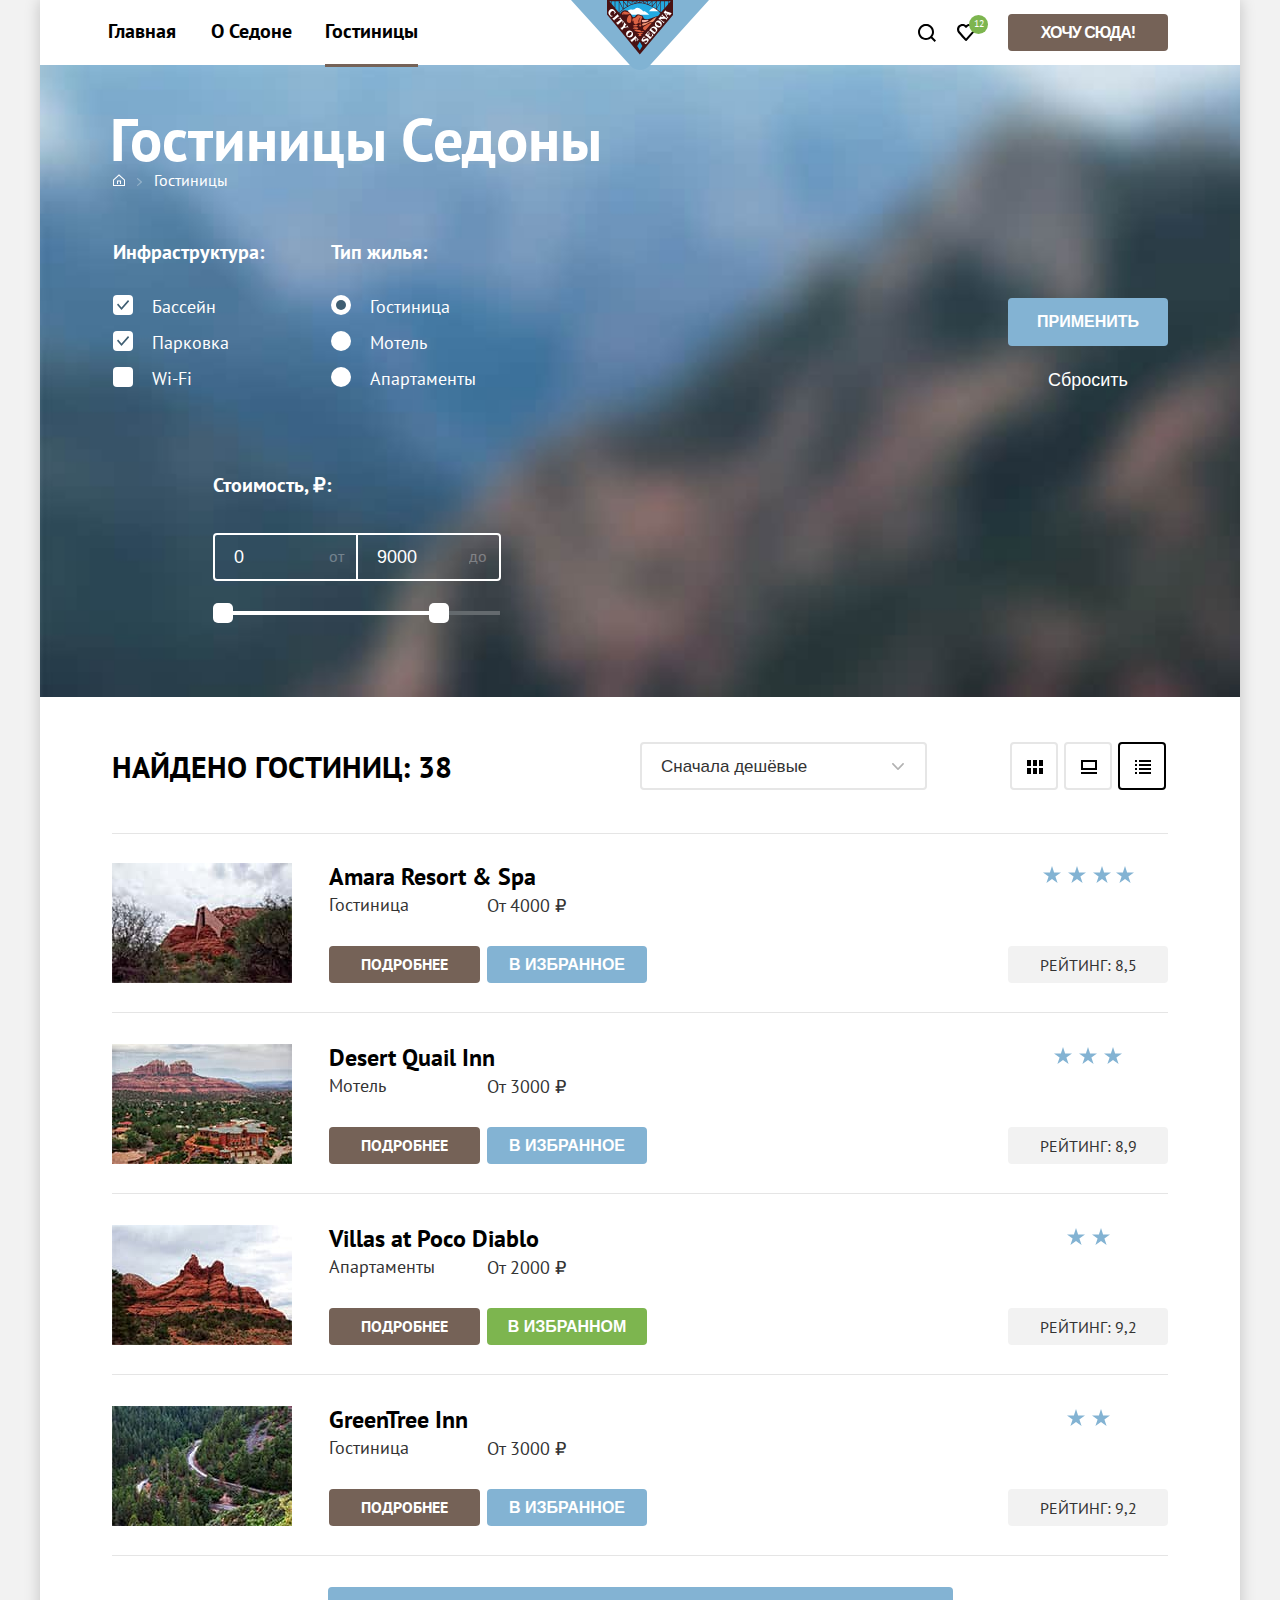
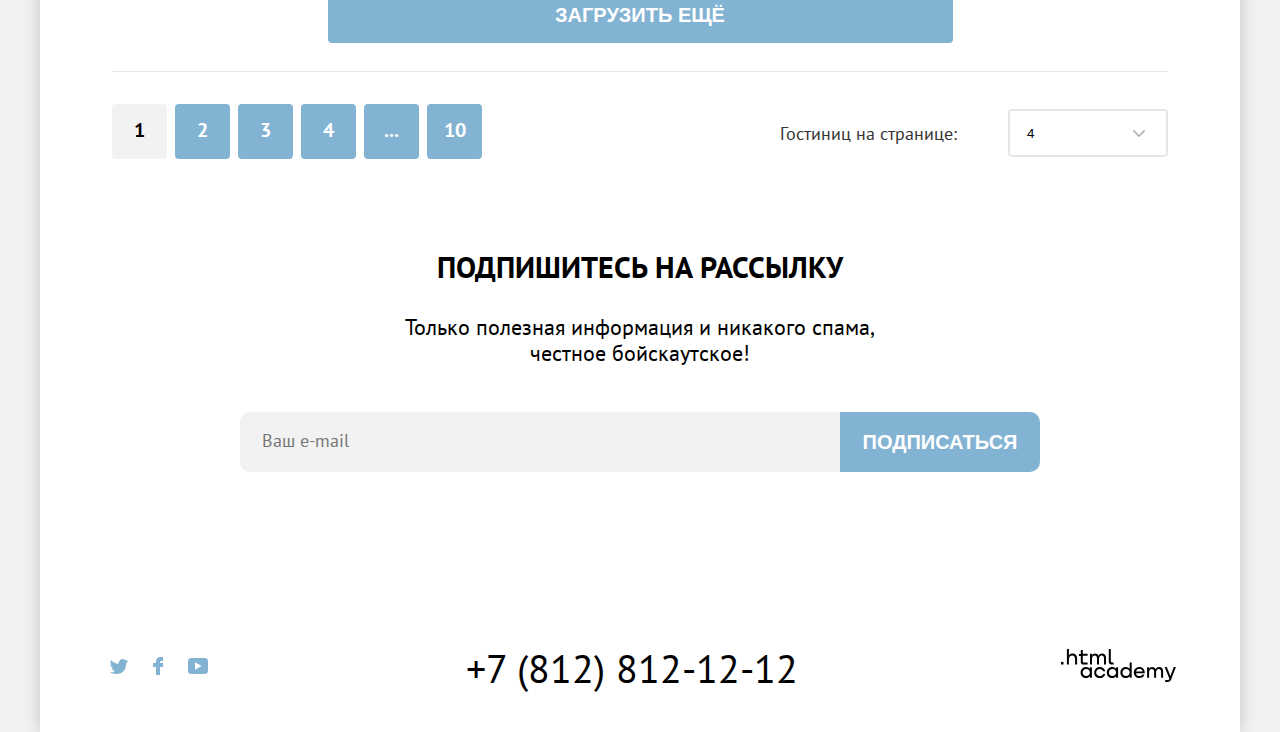
<file: catalog.html>
<!DOCTYPE html>
<html lang="en">
<head>
  <meta charset="UTF-8">
  <link rel="icon" href="favicon.ico">
  <link rel="icon" type="image/png" sizes="32x32" href="img/index/favicon/favicon.png">
  <link rel="stylesheet" href="style.css">
  <title>Каталог</title>
</head>
<body>
  <div class="pages">
    <header class="main-header">
      <nav class="navigation">
        <div class="navigation-block">
          <ul class="navigation-list">
            <li class="navigation-item navigation-menu">
              <a class="navigation-link text" href="index.html">Главная</a>
            </li>
            <li class="navigation-item navigation-menu">
              <a class="navigation-link text" href="#">О Седоне</a>
            </li>
            <li class="navigation-item navigation-menu">
              <a class="navigation-link navigation-link-current  text">Гостиницы</a>
            </li>
          </ul>
        </div>
        <div class="navigation-logo-block">
          <a class="navigation-logo" href="index.html">
            <svg class="main-logo" xmlns="http://www.w3.org/2000/svg" width="138" height="70" viewBox="0 0 138 70"
              fill="none">
              <g clip-path="url(#clip0)">
                <path d="M138 0H0L59.5 65.7C64.7 71.5 73.3 71.5 78.5 65.7L138 0Z" fill="#81B3D3" />
                <path d="M36.7 0.5L68.8 38.4L100.8 0.7L36.7 0.5Z" fill="#23A9E1" />
                <path
                  d="M61.1 14.7H78.4C77.1 13.9 74 10.1 72.4 11.5C72.3 11.6 67.5 5.8 64.4 8.6C61.7 11.1 60.4 8.3 57.4 10.2C53.8 12.6 59.4 13.9 61.1 14.7ZM87.8 11.2L78 11.3C81.9 6.8 83.6 7.3 87.8 11.2Z"
                  fill="white" />
                <path
                  d="M97.6 3.6V1.2H99.7L97.6 3.6ZM48.4 13C48.5 13.1 50.8 10.6 54.5 8.1C57.9 5.8 63.1 3.2 68.9 3.2C74.7 3.2 80 5.9 83.4 8.2C87.1 10.6 89.4 13 89.5 13.1L87 16.1C82.5 16.7 79.3 20 74.9 19.3C72.7 18.9 72.6 17.7 72 16.4C71.5 15.4 70.7 15.6 69.7 15.2C68.8 14.8 68.2 14.1 66.3 14.5C64.7 14.9 64.5 17.4 62.4 17.3C61.3 17.2 61.2 15.7 59.6 13.7C55.5 8.8 51.7 9.5 49.1 14L68.7 37.3L48.4 13ZM40 1.2V3.1L38.4 1.2H40ZM93.9 1.2H97.1V4.2L93.9 8V1.2ZM89.8 12.6V1.2H93.3V8.6L89.8 12.6C89.8 12.6 89.9 12.6 89.8 12.6ZM89.3 2.2V12.1C88.2 11 87 10 85.7 9.1L89.3 2.2ZM85.2 1.9V8.7C84.7 8.4 84.3 8 83.7 7.7C83 7.3 82.3 6.8 81.5 6.4L85.2 1.9ZM80.8 1.7V6C79.8 5.5 78.7 5 77.7 4.5L80.8 1.7ZM81.4 1.2H85.1L81.4 5.8V1.2ZM85.7 1.2H89.3L85.7 8.3V1.2ZM76.9 1.2H80.8L77.3 4.3C77.2 4.3 77.1 4.2 77 4.2L76.9 1.2ZM76.4 1.6V4C75.4 3.6 74.4 3.3 73.3 3.1L76.4 1.6ZM72.2 1.6V2.9C71.5 2.8 70.8 2.7 70 2.6L72.2 1.6ZM65.4 1.6L67.6 2.6C66.8 2.6 66.1 2.7 65.4 2.9V1.6ZM61.3 1.6L64.4 3.1C63.3 3.3 62.3 3.6 61.3 4V1.6ZM64.9 2.8L61.6 1.2H64.9V2.8ZM68.4 2.4L65.6 1.1H68.4V2.4ZM69.1 1.2H72L69.1 2.5V1.2ZM72.8 1.2H76L72.8 2.8V1.2ZM60.4 4.3L56.9 1.2H60.8V4.2L60.4 4.3ZM56.8 1.7L59.9 4.4C58.8 4.8 57.8 5.3 56.8 5.9V1.7ZM52.5 1.9L56.1 6.4C54.8 7.1 53.6 7.9 52.5 8.8V1.9ZM48.3 2.2L51.9 9.2C50.6 10.2 49.4 11.2 48.3 12.4V2.2ZM52 8.2L48.4 1.1H52V8.2ZM56.3 5.7L52.6 1.1H56.3V5.7ZM43.7 7.5L40.5 3.7V1.2H43.7V7.5ZM44.3 1.2H47.8V12.4L44.3 8.2V1.2ZM69.1 0H36V14.6L68.8 54.5L69 54.2L102 15V0H69.1Z"
                  fill="#491213" />
                <path d="M66.2 46L68.8 41.8L71.4 46L68.8 50.2L66.2 46Z" fill="#23A9E1" />
                <path
                  d="M74.2 30.6C70.8 28.6 71.6 27.1 74.4 25.7C75.9 25 79.2 22.3 80.5 23.2L74.2 30.6ZM71.9 33.1C69.9 33 67.6 32.7 65.6 33.2C66.8 33.5 69.8 34.4 67 35.1C68 36.5 69.6 36.4 70.6 35.2C70.2 35 69.9 34.7 69.6 34.5C70.7 34.2 71.7 33.6 71.9 33.1ZM73.1 31.5C72.2 30.7 71.2 30.7 70.4 31.5C69.2 29.4 65 30.1 63 29.8C64.1 32.4 72.6 32.9 73.1 31.5ZM66.3 29.3C64.7 28.8 59.5 28.9 62.9 27.5C64 27.1 69.6 27.6 66.3 29.3ZM68.3 26.3C67.8 25.2 68.7 23.9 70 24.9C71.2 25.7 69.4 26.9 68.3 26.3ZM65.4 26.4C63.1 27.1 60.1 25.6 63.8 24.9C66.1 24.4 68.5 25.4 65.4 26.4C65.3 26.4 65.5 26.4 65.4 26.4ZM62.8 20.2C62.3 21.8 61.3 22.1 61.4 20.2C61.5 17.9 63 18.5 64.6 17.6C65.9 16.9 66.6 14.2 68.9 15.8C69.9 16.5 71.1 15.9 71.4 17C71.4 16.9 68.5 23.7 70.1 23.7C66.9 23.7 68.3 19.9 69.5 17.3C68.3 17.9 66.4 21.6 68 22.3C67.2 23.4 64.6 24.9 63.3 23.8C62.2 22.8 62.8 21.5 62.8 20.2ZM58.8 23C53.2 23 57 14.4 58.9 14.9C61.1 15.6 60.8 23.1 58.8 23ZM52.6 14.8C50 14.7 51.1 12.2 52.9 11.7C54.6 11.2 58.1 12.8 59.3 13.9C57.5 14.5 55.2 14.4 53.2 14.5C53 12.5 52.5 13.2 52.6 14.8Z"
                  fill="#DC6243" />
                <path
                  d="M71.8 25.8C68.9 22.8 76.1 23.1 77.3 22C78.1 22.3 84.3 16.6 85.8 17C84.7 18.3 82.4 22.3 80.8 22.3C79.5 22.3 78.2 22.1 77.2 23C75.7 24.4 73.3 25.1 71.8 25.8Z"
                  fill="#F49774" />
                <path
                  d="M72.7 22.2C71.1 23.1 69.6 19.7 72.4 20C74.2 20.2 76.1 19.8 77.8 20.1C76.5 21.6 74.7 22.4 72.7 22.2Z"
                  fill="#F4B1A4" />
                <path
                  d="M51.1 20.9C51.4 21.3 51.7 21.7 51.6 22.3C51.6 22.7 51 23.3 51.4 23.5L52.9 21.7C52.5 21.6 49.4 17.9 49.4 17.5L47.3 18.6C47.4 19 48.1 18.6 48.5 18.6C49 18.6 49.4 19 49.8 19.3C48.7 20.2 46 22.6 45.7 22.6C45.6 22.6 45 22.2 45 22.6C45 22.8 45.6 23.3 45.7 23.4L47.1 25.1C47.5 24.9 47 24.6 47.2 24.3C47.3 24.1 50.4 21.6 51.1 20.9ZM47.7 16.4C48 16.3 48.1 16.7 48.3 16.4L46.7 14.5C46.5 14.2 46.2 13.9 46.2 14.5C46.3 14.9 42.2 18.2 42 18.3C41.7 18.4 41.5 18 41.3 18.4C41.8 19 42.2 19.5 42.7 20.1C42.9 20.3 43 20.5 43.2 20.7C43.4 20.9 43.3 20.3 43.3 20.3C43.2 20 43.6 19.7 43.9 19.5C44.9 18.5 47.4 16.4 47.7 16.4ZM42 15.8C40.9 16.1 39.6 15.7 39.3 14.5C38.9 13.3 39.7 12.1 40.6 11.4C41.5 10.7 42.9 10.8 43.4 11.9C43.6 12.4 43.5 13 43.3 13.5C43.2 13.8 42.9 14.1 43.3 14.3C43.9 13.6 44.4 12.9 45 12.2C44.3 11.8 44 11.1 43.5 10.5C42.9 9.8 42.2 9.1 41.2 9C39.3 8.7 37.6 10.7 37.4 12.4C37.3 13.3 37.6 14.2 38.2 15C38.7 15.6 39.4 16.1 39.8 16.8C40 16.9 41.6 16.1 41.9 16C42.1 16 42 15.9 42 15.8C41.5 16 42 15.8 42 15.8ZM67.5 39.4C66.8 38.9 64.9 36.4 64.5 35.9L64.3 35.6L64.1 35.7C64 35.8 64.2 36.1 64.1 36.3C63.6 37.1 60.4 39.5 60.2 39.7C59.8 39.9 59.4 39.6 59.2 39.9C59.7 40.5 61 42.2 61.2 42.2C61.5 42.2 61.3 41.7 61.3 41.6C61.4 41.4 63 40 63.6 39.5C63.8 39.3 64 39.8 64.2 40C64.4 40.3 64.5 40.7 64.4 41C64.3 41.2 63.9 41.6 64.2 41.8C64.6 41.3 65.7 40 65.9 39.8C66.1 39.6 65.5 39.8 65.6 39.7C65.4 39.8 65.1 39.9 64.9 39.7C64.8 39.7 64.2 39 64.3 38.9C64.6 38.7 64.9 38.3 65.3 38.2C65.9 38.1 66.3 39.2 66.4 39.6C66.5 40 66.5 40.4 66.3 40.7C66.2 41 66 41.2 66.3 41.3L67.7 39.4C67.7 39.5 67.6 39.5 67.5 39.4C67.4 39.4 67.6 39.5 67.5 39.4ZM58.3 30.5C57.6 30.5 56.9 30.8 56.3 31.3C54.9 32.5 54.7 34.6 55.8 36.1C57.1 37.8 59.2 38 60.9 36.8C62.3 35.6 62.5 33.5 61.4 32C60.6 31 59.4 30.5 58.3 30.5ZM59.5 31.9C60.4 31.8 61 32.7 60.6 33.7C60.2 34.7 59.2 35.7 58.2 36.1C57 36.6 56.2 35.6 56.7 34.4C57.1 33.4 58.1 32.4 59.1 32C59.2 32 59.3 31.9 59.5 31.9ZM56.7 27.3C57 27.3 57.3 27.7 57.5 27.3L56.1 25.6C55.7 25.8 56.1 26 56 26.2C55.8 26.5 54.3 26.7 53.9 26.8C54 26.4 54.5 25.1 54.7 25C55.1 24.7 55.3 25.3 55.5 24.9L53.7 22.8C53.5 22.6 53.3 22.1 53.1 22.4C53.1 22.4 53.1 23.4 53 23.5C52.9 23.7 52.4 25.9 51.8 26.4C51.5 26.7 50.3 27.7 50 27.8C49.7 27.9 49.5 27.4 49.2 27.8L50.8 29.7C50.9 29.8 51.2 30.3 51.3 30.3C51.6 30.4 51.3 29.7 51.4 29.6C51.5 29.3 53 27.8 53.7 27.7C54.6 27.5 55.7 27.2 56.7 27.3C56.9 27.3 56.5 27.3 56.7 27.3ZM80.9 34C81 34.4 81.1 34.9 81 35.3C80.9 35.9 80.4 37.2 79.6 36.8C78.8 36.4 78.2 35.7 77.5 35.1C78 34.5 78.5 34 79.4 34.3C79.6 34.4 79.8 34.3 79.6 34.1C79.3 33.9 77.6 32.8 77.5 32.9C77.3 33.1 77.8 33.5 77.6 33.9C77.5 34.2 77.2 34.4 77 34.7C76.5 34.3 75.8 33.9 76.3 33.2C76.7 32.8 77.1 32.4 77.7 32.3C78.1 32.2 78.9 32.6 79 32.2C78.3 31.9 77.6 31.5 76.9 31.2C77 31.7 74.7 34.1 74.2 34.7C74.1 34.8 73.8 35.1 73.8 35.2C73.8 35.5 74.2 35.3 74.2 35.3C74.5 35.2 78.6 38.6 78.7 38.9C78.8 39.1 78.6 39.3 78.7 39.4C78.7 39.4 78.8 39.5 78.9 39.5C79.2 39.2 81.8 35.6 82.4 35.5C81.9 34.7 81.4 33.9 80.9 33.1C80.5 33.3 80.8 33.8 80.9 34ZM76.9 38.4C75.6 37.5 73.3 39.2 72.9 39.4C72.2 39.7 71.7 39 72.1 38.4C72.4 37.9 73 37.6 73.6 37.6C73.8 37.6 74.5 37.7 74.5 37.6C74.6 37.5 74.6 37.5 74.5 37.4C73.9 37 73.4 36.6 72.8 36.3C72.7 37 71.9 37.4 71.5 37.9C71 38.5 70.5 39.2 70.5 39.9C70.5 40.6 70.9 41.3 71.6 41.6C72.3 42 73.1 41.7 73.8 41.3C74.2 41 74.6 40.7 75 40.5C75.6 40.2 76.5 40.5 76.3 41.3C76.1 42 75.4 42.6 74.7 42.8C74.3 42.9 73.9 42.9 73.5 42.7C73.2 42.6 72.9 42.2 72.7 42.6L75 44.2C75.1 43.7 75.3 43.5 75.7 43.2C76.2 42.8 76.6 42.3 77 41.8C77.8 40.9 78.1 39.3 76.9 38.4ZM94.5 10.3C94.5 10.4 94.5 10.4 94.5 10.3L93.6 11.3L92.8 12.3C92.6 12.5 92.5 12.6 92.8 12.8C93.3 12.5 96.3 17.6 96.1 18.3C95.6 18.5 91.6 15 91.5 14.8C91.5 14.7 91.7 14.1 91.4 14.2C91.3 14.2 90.9 14.8 90.8 14.9L90.2 15.6C90.4 15.9 90.5 15.6 90.8 15.6C91 15.7 92 16.5 92.3 16.7C91.8 16.7 90.6 16.8 90.4 16.8C89.8 16.9 90.1 16.4 89.7 16.2L88.2 18L87.3 19C87.3 19 87.3 19 87.3 19.1C87.5 19.3 87.4 19.2 87.7 19.1C88 19 92 22.3 92.1 22.5C92.3 22.8 92 23.1 92.4 23.3L93.6 21.9C93.7 21.8 93.7 21.8 93.6 21.8C93.3 21.6 93.3 21.9 92.9 21.9C92.6 21.8 90 19.7 89.1 18.9L94.4 18.7C94.6 18.7 95.1 19.3 95.1 19.5C95 19.7 94.8 19.9 95.1 20C95.4 19.6 95.7 19.3 96 18.9L96.1 18.7C96.2 18.7 96.2 18.6 96.2 18.5L96.3 18.4C96.6 18.1 97.5 17.1 97.4 17C97.1 16.7 97 17.3 96.6 17C96.4 16.8 95.8 15.8 95.7 15.6C95.5 15.3 96.1 15 96.3 14.9C96.8 14.6 98.4 14.1 98.6 15.1C98.6 15.3 98.4 15.5 98.5 15.6C98.5 15.6 98.6 15.8 98.7 15.7L100.8 13.1C100.7 13 100.7 13 100.6 12.9C100.1 13.4 95.1 11.4 94.8 11.1C94.7 10.9 94.7 10.3 94.5 10.3ZM94.3 12.9C95.1 13.2 95.8 13.5 96.6 13.9C96.4 14 96.2 14.1 96 14.2C95.8 14.3 95.6 14.5 95.4 14.7L94.3 12.9ZM87.7 20.6C86.6 20.5 85.5 21 84.7 21.9C83.5 23.4 83.6 25.6 85.1 26.8C86.6 28 88.8 27.7 90 26.3C91.2 24.8 91.1 22.6 89.6 21.4C89.1 21 88.4 20.7 87.7 20.6ZM86.3 22.2C86.9 22.2 87.6 22.6 88 22.9C88.8 23.4 90.2 24.6 89.5 25.6C89.5 25.5 89.6 25.5 89.4 25.7C88.6 26.5 87.2 25.8 86.5 25.2C85.8 24.7 84.5 23.5 85.3 22.5C85.6 22.3 85.9 22.2 86.3 22.2ZM83.2 26.5C82 26.4 80.8 27 79.9 28.1C79.3 28.9 78.6 29.6 78 30.4C78.2 30.7 78.5 30.3 78.8 30.5C79.1 30.7 82.9 33.8 82.9 34C83 34.3 82.7 34.4 83 34.6C83.1 34.7 85.9 31.2 86.2 30.6C86.6 29.5 86.3 28.2 85.4 27.4C85.5 27.5 85.6 27.5 85.4 27.4C84.6 26.8 83.9 26.5 83.2 26.5ZM82.1 28.1C82.2 28.1 82.3 28.1 82.4 28.1C83.8 28.5 85.8 30.2 84.5 31.7C84.3 31.9 84.5 31.7 84.1 32.1C83.9 32.3 79.9 29.1 80.1 28.9C80.5 28.4 81.4 28 82.1 28.1Z"
                  fill="white" />
              </g>
              <defs>
                <clipPath id="clip0">
                  <rect width="138" height="70" fill="white" />
                </clipPath>
              </defs>
            </svg>
            <span class="visually-hidden">Логотип с мостом и каньоном</span>
          </a>
        </div>
        <div class="navigation-user-blcok">
          <ul class="navigation-list navigation-user">
            <li class="navigation-item navigation-item-search">
              <a class="navigation-icon" href="#">
                <svg class="navigation-icon-search" aria-hidden="true" focusable="false" width="18" height="18"
                  xmlns="http://www.w3.org/2000/svg">
                  <path fill-rule="evenodd" clip-rule="evenodd" d="M18 16.5L14.3 12.8C15.3 11.5 16 9.8 16 7.9C16 3.5 12.4
                             -0.1 8 -0.1C3.6 -0.1 0 3.6 0 8C0 12.4 3.6 16 8 16C9.8 16 11.5 15.4 12.9 14.3L16.6 18L18 16.5ZM8 14C4.7
                              14 2 11.3 2 8C2 4.7 4.7 2 8 2C11.3 2 14 4.7 14 8C14 11.3 11.3 14 8 14Z"></path>
                </svg>
                <span class="visually-hidden">Поиск</span>
              </a>
            </li>
            <li class="navigation-item navigation-item-favorite">
              <a class="navigation-icon" href="#">
                <svg class="navigation-icon-favorite" aria-hidden="true" focusable="false" width="18" height="17"
                  xmlns="http://www.w3.org/2000/svg">
                  <path fill-rule="evenodd" clip-rule="evenodd" d="M8.9 17C8.6 17 8.3 16.9 8.1 16.6C2.7
                              10.5 1.4 9.1 1.1 8.7C0.4 7.8 0 6.6 0 5.4C0 2.4 2.4 0 5.5 0C6.8 0 8 0.5 9 1.3C10 0.5
                              11.3 0 12.5 0C15.5 0 18 2.4 18 5.4C18 6.7 17.5 7.9 16.7 8.8L9.7 16.7C9.5 16.9 9.3
                              17 8.9 17ZM2.9 7.5C3.2 7.9 6.4 11.5 9 14.4L15.2 7.4C15.7 6.9 15.9 6.2 15.9 5.4C15.9
                              3.6 14.4 2.1 12.6 2.1C11.6 2.1 10.6 2.6 9.9 3.4C9.6 3.7 9.3 3.8 9 3.8C8.7 3.8 8.4 3.6
                              8.2 3.4C7.5 2.6 6.5 2.1 5.5 2.1C3.7 2.1 2.2 3.6 2.2 5.4C2.1 6.3 2.5 7 2.9 7.5C2.8 7.5
                              2.8 7.5 2.9 7.5Z"></path>
                </svg>
                <span class="visually-hidden">Список желаний</span>
              </a>
              <div class="favorite-quantity">
                <span class="favorite-quantity-number">12</span>
              </div>
            </li>
            <li class="navigation-item navigation-bth">
              <button class="header-btn">
                <span class="header-btn-text"> Хочу сюда!</span>
              </button>
            </li>
          </ul>
        </div>
        <!-- Чтобы попап отображался необходимо добавить класс navigation-favorite-popup-avtive -->
        <div class="navigation-favorite-popup ">
          <svg class="navigation-favorite-popup-pointer" aria-hidden="true" focusable="false" width="20px" height="9px" xmlns="http://www.w3.org/2000/svg">
            <path fill-rule="evenodd" clip-rule="evenodd" d="M10 1L20 10H0L10 1Z" fill="#E4E4E4"></path>
            <path fill-rule="evenodd" clip-rule="evenodd" d="M1.30298 9.5L10 1.67268L18.697 9.5H1.30298Z" fill="#FFFFFF"></path>
          </svg>
          <div class="navigation-favorite-hotels-wrapper">
            <ul class="navigation-favorite-hotels">
              <li class="navigation-favorite-hotel">
                <a class="navigation-favorite-hotel-details" href="#">
                  <img class="navigation-favorite-hotel-img" src="img/catalog/hotels-section/hotel-2.jpg" alt="Мотель с видом на гору" width="48" height="48">
                  <div class="navigation-favorite-hotel-info">
                    <p class="navigation-favorite-hotel-name">Desert Quail Inn</p>
                    <p class="navigation-favorite-hotel-type">Мотель</p>
                  </div>
                </a>
                <button class="navigation-favorite-basket-btn">
                  <svg class="navigation-favorite-basket-svg"  aria-hidden="true" focusable="false" width="16px" height="16px" xmlns="http://www.w3.org/2000/svg" >
                    <path fill-rule="evenodd" clip-rule="evenodd" d="M15.3 2.3H13.1H2.8H0.6C0.3 2.3 0 2.5 0 2.8C0 3.1 0.3 3.4 0.6 3.4H2.3V15.4C2.3 15.7 2.6 16 2.9 16H13.1C13.4 16 13.7 15.7 13.7 15.4V3.4H15.4C15.7 3.4 16 3.1 16 2.8C16 2.5 15.6 2.3 15.3 2.3ZM12.5 14.8H3.4V3.4H12.5V14.8Z"></path>
                    <path fill-rule="evenodd" clip-rule="evenodd" d="M6.19995 1.2H9.59995C9.89995 1.2 10.2 0.9 10.2 0.6C10.2 0.3 9.99995 0 9.69995 0H6.19995C5.89995 0 5.69995 0.3 5.69995 0.6C5.69995 0.9 5.89995 1.2 6.19995 1.2Z"></path>
                    <path fill-rule="evenodd" clip-rule="evenodd" d="M6.2001 12C6.5001 12 6.8001 11.7 6.8001 11.4V5.7C6.8001 5.4 6.5001 5.1 6.2001 5.1C5.9001 5.1 5.6001 5.4 5.6001 5.7V11.4C5.7001 11.7 5.9001 12 6.2001 12Z"></path>
                    <path fill-rule="evenodd" clip-rule="evenodd" d="M9.7001 12C10.0001 12 10.3001 11.7 10.3001 11.4V5.7C10.3001 5.4 10.0001 5.1 9.7001 5.1C9.4001 5.1 9.1001 5.5 9.1001 5.7V11.4C9.1001 11.7 9.3001 12 9.7001 12Z"></path>
                  </svg>
                  <span class="visually-hidden">Корзина удалить</span>
                </button>
              </li>
              <li class="navigation-favorite-hotel">
                <a class="navigation-favorite-hotel-details" href="#">
                  <img class="navigation-favorite-hotel-img" src="img/catalog/hotels-section/hotel-3.jpg" alt="Апартаменты на горной местности" width="48" height="48">
                  <div class="navigation-favorite-hotel-info">
                    <p class="navigation-favorite-hotel-name">Villas at Poco Diablo</p>
                    <p class="navigation-favorite-hotel-type">Апартаменты</p>
                  </div>
                </a>
                <button class="navigation-favorite-basket-btn">
                  <svg class="navigation-favorite-basket-svg"  aria-hidden="true" focusable="false" width="16px" height="16px" xmlns="http://www.w3.org/2000/svg" >
                    <path fill-rule="evenodd" clip-rule="evenodd" d="M15.3 2.3H13.1H2.8H0.6C0.3 2.3 0 2.5 0 2.8C0 3.1 0.3 3.4 0.6 3.4H2.3V15.4C2.3 15.7 2.6 16 2.9 16H13.1C13.4 16 13.7 15.7 13.7 15.4V3.4H15.4C15.7 3.4 16 3.1 16 2.8C16 2.5 15.6 2.3 15.3 2.3ZM12.5 14.8H3.4V3.4H12.5V14.8Z"></path>
                    <path fill-rule="evenodd" clip-rule="evenodd" d="M6.19995 1.2H9.59995C9.89995 1.2 10.2 0.9 10.2 0.6C10.2 0.3 9.99995 0 9.69995 0H6.19995C5.89995 0 5.69995 0.3 5.69995 0.6C5.69995 0.9 5.89995 1.2 6.19995 1.2Z"></path>
                    <path fill-rule="evenodd" clip-rule="evenodd" d="M6.2001 12C6.5001 12 6.8001 11.7 6.8001 11.4V5.7C6.8001 5.4 6.5001 5.1 6.2001 5.1C5.9001 5.1 5.6001 5.4 5.6001 5.7V11.4C5.7001 11.7 5.9001 12 6.2001 12Z"></path>
                    <path fill-rule="evenodd" clip-rule="evenodd" d="M9.7001 12C10.0001 12 10.3001 11.7 10.3001 11.4V5.7C10.3001 5.4 10.0001 5.1 9.7001 5.1C9.4001 5.1 9.1001 5.5 9.1001 5.7V11.4C9.1001 11.7 9.3001 12 9.7001 12Z"></path>
                  </svg>
                  <span class="visually-hidden">Корзина удалить</span>
                </button>
              </li>
            </ul>
          </div>
          <button class="navigation-favorite-btn">
            <span class="navigation-favorite-btn-text text">Все избранные</span>
          </button>
        </div>
      </nav>
    </header>
    <main class="main-inner main-container">
      <section class="filter">
        <div class="filter-first-screen">
          <div class="filter-first-screen-tools">
            <form class="filter-housing" action="https://echo.htmlacademy.ru/" method="POST">
              <div>
                <h1 class="filter-housing-title text">Гостиницы Седоны</h1>
                <div class="filter-housing-type">
                  <a class="filter-housing-home-link" href="#">
                    <svg class="filter-housing-home-svg" xmlns="http://www.w3.org/2000/svg" width="12" height="12"
                      viewBox="0 0 12 12">
                      <path
                        d="M6 0.300049L0 5.80005V12H12V5.80005L6 0.300049ZM11 11H1V6.20005L6 1.70005L11 6.20005V11Z" />
                      <path d="M4 10H5V7.5H7V10H8V6.5H4V10Z" />
                    </svg>
                  </a>
                  <img class="filter-housing-arrow-svg" src="img/catalog/filter-section/nav-link.svg" alt="Иконка >"
                    width="5" height="8">
                  <a class="filter-housing-select text" href="#">Гостиницы</a>
                </div>
              </div>
              <div class="adjustment">
                <div class="adjustment-devices">
                  <fieldset class="adjustment-device">
                    <legend class="adjustment-device-name">Инфраструктура:</legend>
                    <ul class="infrastructure-list list">
                      <li class="infrastructure-item">
                        <label class="control" for="pool">
                          <input class="visually-hidden control-input" id="pool" type="checkbox"
                            name="infrastructure-pool" checked>
                          <span class="control-mark"></span>
                          <span class="control-label">Бассейн</span>
                        </label>
                      </li>
                      <li class="infrastructure-item">
                        <label class="control" for="parking">
                          <input class="visually-hidden control-input" id="parking" type="checkbox"
                            name="infrastructure-pool" checked>
                          <span class="control-mark"></span>
                          <span class="control-label">Парковка</span>
                        </label>
                      </li>
                      <li class="infrastructure-item">
                        <label class="control" for="wi-fi">
                          <input class="visually-hidden control-input" id="wi-fi" type="checkbox"
                            name="infrastructure-pool">
                          <span class="control-mark"></span>
                          <span class="control-label">Wi-Fi</span>
                        </label>
                      </li>
                    </ul>
                  </fieldset>
                  <fieldset class="adjustment-device ">
                    <legend class="adjustment-device-name">Тип жилья:</legend>
                    <ul class="housing-type-list list">
                      <li class="housing-type-item">
                        <label class="control" for="hotel">
                          <input class="visually-hidden control-input" id="hotel" type="radio" name="housing-type" checked>
                          <span class="control-mark"></span>
                          <span class="control-label">Гостиница</span>
                        </label>
                      </li>
                      <li class="housing-type-item">
                        <label class="control" for="motel">
                          <input class="visually-hidden control-input" id="motel" type="radio" name="housing-type" >
                          <span class="control-mark"></span>
                          <span class="control-label">Мотель</span>
                        </label>
                      </li>
                      <li class="housing-type-item">
                        <label class="control" for="apartments">
                          <input class="visually-hidden control-input" id="apartments" type="radio" name="housing-type" >
                          <span class="control-mark"></span>
                          <span class="control-label">Апартаменты</span>
                        </label>
                      </li>
                    </ul>
                  </fieldset>
                  <fieldset class="adjustment-device">
                    <legend class="adjustment-device-name">Стоимость, ₽:</legend>
                    <div class="adjustment-device-range">
                      <div class="adjustment-device-range-inputs">
                        <label class="price-filter-label">
                          <span class="price-filter-label-text">от</span> <input class="range-input range-input-min"
                            type="number" placeholder="0" name="min-price" min="0" max="9000">
                        </label>
                        <label class="price-filter-label">
                          <span class="price-filter-label-text">до</span> <input class="range-input  range-input-max"
                            type="number" placeholder="9000" name="max-price" min="0" max="9000">
                        </label>
                      </div>
                      <div class="adjustment-device-range-scale">
                        <div class="adjustment-device-range-bar">
                          <button class="range-toggle min-toggle" type="button">
                            <span class="visually-hidden">Изменить минимальную цену</span>
                          </button>
                          <button class="range-toggle max-toggle" type="button">
                            <span class="visually-hidden">Изменить максимальную цену</span>
                          </button>
                        </div>
                      </div>
                    </div>
                  </fieldset>
                </div>
                <div class="filter-btns">
                  <button class="filter-btn-apply" type="submit">
                    <span class="filter-btn-apply-text text">Применить</span>
                  </button>
                  <button class="filter-btn-reset" type="button">
                    <span class="filter-btn-reset-text text">Сбросить</span>
                  </button>
                </div>
              </div>
            </form>
          </div>
        </div>
        <div class="results">
          <div class="results-filter">
            <h2 class="results-quantity-hotels text">Найдено гостиниц: 38</h2>
            <select class="results-order">
              <option class="results-order-cheap" value="Сначала дешевые">Сначала дешёвые</option>
            </select>
            <div class="results-display-way">
              <button class="results-display-way-btn">
                <span class="visually-hidden">в ряд</span>
                <img class="showing-list" src="img/catalog/hotels-section/mode-tile.svg" alt="показать карточки"
                  width="16" height="14">
              </button>
              <button class="results-display-way-btn">
                <span class="visually-hidden">большим окно</span>
                <img class="showing-list" src="img/catalog/hotels-section/mode-slideshow.svg" alt="показать блоками"
                  width="16" height="14">
              </button>
              <!-- Текущеий способ отображения с помощью  .current-dispaly-way-->
              <button class="results-display-way-btn current-dispaly-way" tabindex="-1">
                <span class="visually-hidden">колонной</span>
                <img class="showing-list" src="img/catalog/hotels-section/mode-list.svg" alt="показать список"
                  width="16" height="14">
              </button>
            </div>
          </div>
          <ul class="hotels list">
            <li class="hotel">
              <a class="hotel-img-modal-container" href="#">
                <img class="hotel-img" src="img/catalog/hotels-section/hotel-1.jpg" alt="Гостиница на горной местности"
                  width="180" height="120">
              </a>
              <a class="hotel-name text" href="#">Amara Resort & Spa</a>
              <p class="hotel-type">Гостиница</p>
              <b class="hotel-price">От 4000 ₽</b>
              <a href="#" class="hotel-details-link hotel-button">
                <span class="hotel-details-btn-text text">подробнее</span>
              </a>
              <button class="hotel-to-favorite-btn hotel-button">
                <span class="hotel-to-favorite-btn-text text">В избранное</span>
              </button>
              <img class="hotel-raiting-stars" src="img/catalog/hotels-section/stars-4.svg" alt="4 звезды" width="91"
                height="17">
              <div class="hotel-rating-number">
                <span>Рейтинг: 8,5</span>
              </div>
            </li>
            <li class="hotel">
              <a class="hotel-img-modal-container" href="#">
                <img class="hotel-img" src="img/catalog/hotels-section/hotel-2.jpg" alt="Мотель с видом на гору"
                  width="180" height="120">
              </a>
              <a class="hotel-name text" href="#">Desert Quail Inn</a>
              <p class="hotel-type text">Мотель</p>
              <b class="hotel-price text">От 3000 ₽</b>
              <a href="#" class="hotel-details-link hotel-button">
                <span class="hotel-details-btn-text text">подробнее</span>
              </a>
              <button class="hotel-to-favorite-btn hotel-button">
                <span class="hotel-to-favorite-btn-text text">В избранное</span>
              </button>
              <img class="hotel-raiting-stars" src="img/catalog/hotels-section/stars-3.svg" alt="3 звезды" width="68"
                height="17">
              <div class="hotel-rating-number">
                <span>Рейтинг: 8,9</span>
              </div>
            </li>
            <li class="hotel">
              <a class="hotel-img-modal-container" href="#">
                <img class="hotel-img" src="img/catalog/hotels-section/hotel-3.jpg"
                  alt="Апартаменты на горной местности" width="180" height="120">
              </a>
              <a class="hotel-name text" href="#">Villas at Poco Diablo</a>
              <p class="hotel-type text">Апартаменты</p>
              <b class="hotel-price text">От 2000 ₽</b>
              <a href="#" class="hotel-details-link hotel-button">
                <span class="hotel-details-btn-text text">подробнее</span>
              </a>
              <!-- После добавления отеля в избранное добавляется класс .selected и меняется текст на "В избранном" -->
              <button class="hotel-to-favorite-btn hotel-button selected">
                <span class="hotel-to-favorite-btn-text text">В избранном</span>
              </button>
              <img class="hotel-raiting-stars" src="img/catalog/hotels-section/stars-2.svg" alt="2 звезды" width="43"
                height="17">
              <div class="hotel-rating-number">
                <span>Рейтинг: 9,2</span>
              </div>
            </li>
            <li class="hotel">
              <a class="hotel-img-modal-container" href="#">
                <img class="hotel-img" src="img/catalog/hotels-section/hotel-4.jpg" alt="Гостиница в лесу возле дороги"
                  width="180" height="120">
              </a>
              <a class="hotel-name text" href="#">GreenTree Inn</a>
              <p class="hotel-type text">Гостиница</p>
              <b class="hotel-price text">От 3000 ₽</b>
              <a href="#" class="hotel-details-link hotel-button">
                <span class="hotel-details-btn-text text">подробнее</span>
              </a>
              <button class="hotel-to-favorite-btn hotel-button">
                <span class="hotel-to-favorite-btn-text text">В избранное</span>
              </button>
              <img class="hotel-raiting-stars" src="img/catalog/hotels-section/stars-2.svg" alt="2 звезды" width="43"
                height="17">
              <div class="hotel-rating-number">
                <span>Рейтинг: 9,2</span>
              </div>
            </li>
          </ul>
          <button class="load-more-btn">
            <span class="load-more-btn-text text">Загрузить ещё</span>
          </button>
          <div class="hotels-pagination">
            <div class="hotels-page-btns">
              <!-- Текущей странице присваивается класс .current-page -->
              <a href="#" class="hotels-page-btn current-page" tabindex="-1">1</a>
              <a href="#" class="hotels-page-btn">2</a>
              <a href="#" class="hotels-page-btn">3</a>
              <a href="#" class="hotels-page-btn">4</a>
              <a href="#" class="hotels-page-btn">...</a>
              <a href="#" class="hotels-page-btn">10</a>
            </div>
            <div class="hotels-quantity">
              <p class="hotels-quantity-text text">Гостиниц на странице:</p>
              <select class="hotels-quantity-order">
                <option class="hotels-quantity-order-number" value="4">4</option>
              </select>
            </div>
          </div>
        </div>
      </section>
      <section class="catalog-mailing-section">
        <form class="catalog-mailing-form" action="https://echo.htmlacademy.ru/" method="POST" autocomplete="on">
          <fieldset class="catalog-mailing-form-fieldset">
            <h2 class="catalog-mailing-title  text">Подпишитесь на рассылку</h2>
            <p class="catalog-mailing-subtitle  text">Только полезная информация и никакого спама, честное бойскаутское!</p>
            <div class="catalog-mailing-submit-section">
              <input class="mailing-email" id="email" type="email" name="email" placeholder="Ваш e-mail">
              <button class="catalog-mailing-subscribe-btn" type="submit">
                <span class="catalog-mailing-subscribe-btn-text text">Подписаться</span>
              </button>
            </div>
          </fieldset>
        </form>
      </section>
    </main>
    <footer class="main-footer">
      <div class="main-footer-items">
        <div class="social-media">
          <ul class="social-media-items">
            <li class="social-media-item">
              <a class="social-media-link social-media-twitter" href="https://twitter.com/htmlacademy_ru">
                <svg class="social-media-icon twitter-icon" aria-hidden="true" focusable="false" width="18" height="15"
                  xmlns="http://www.w3.org/2000/svg">
                  <path fill-rule="evenodd" clip-rule="evenodd"
                    d="M11.6 0.200056C13.4 -0.299944 14.8 0.500056 15.4 1.40006C16.1 1.20006 16.8 0.900056
                        17.5 0.700056C17.5 1.60006 16.9 2.20006 16.6 2.50006C17.3 2.60006 18 1.90006 18 1.90006C17.8 2.90006 16.9 3.70006 16.3 3.90006C16.1
                        10.7001 13 15.1001 5.7 15.0001C5.1 15.0001 5.8 15.0001 5.2 15.0001C4.8 15.0001 0.8 14.5001 0 13.1001C2.4 13.3001 4.1 12.7001 5 11.9001C4
                        11.6001 2.1 11.5001 1.8 9.00006C2.2 9.10006 2.4 9.20006 3.1 9.10006C1.8 8.30006 0.4 7.50006 0.5 5.30006C0.8 5.60006 1.6 5.80006 1.9
                        5.80006C1.1 5.60006 -0.2 2.50006 0.9 0.900056C2.8 2.80006 4.9 4.50006 8.5 4.70006C8.7 2.30006 9.7 0.800056 11.6 0.200056Z"></path>
                </svg>
                <span class="visually-hidden">Твитер</span>
              </a>
            </li>
            <li class="social-media-item">
              <a class="social-media-link social-media-facebook" href="https://www.facebook.com/htmlacademy">
                <svg class="social-media-icon facebook-icon" aria-hidden="true" focusable="false" width="10" height="18"
                  xmlns="http://www.w3.org/2000/svg">
                  <path fill-rule="evenodd" clip-rule="evenodd"
                    d="M7 0C4.8 0 3 1.8 3 4V6H0V10H3V18H7V10H10V6H7V4H10V0H7Z"></path>
                </svg>
                <span class="visually-hidden">Фейсбук</span>
              </a>
            </li>
            <li class="social-media-item">
              <a class="social-media-link social-media-youtube" href="https://www.youtube.com/c/HTMLAcademyRUS">
                <svg class="social-media-icon youtube-icon" aria-hidden="true" focusable="false" width="20" height="16"
                  xmlns="http://www.w3.org/2000/svg">
                  <path fill-rule="evenodd" clip-rule="evenodd" d="M17 0H2.9C1.2 0 0 1.5 0 3.2V12.7C0 14.5 1.2 16 2.9 16H17.2C18.7 16 20.1 14.5 20.1
                        12.8V3.2C19.9 1.5 18.7 0 17 0ZM7 11.8V4.2L13.7 8L7 11.8Z"></path>
                </svg>
                <span class="visually-hidden">Ютуб</span>
              </a>
            </li>
          </ul>
        </div>
        <div class="phone-number">
          <a class="phone-number-link" href="tel:+78128121212">+7 (812) 812-12-12</a>
        </div>
        <div class="academy-logo">
          <a class="academy-logo-link" href="https://htmlacademy.ru">
            <svg class="academy-logo-svg" aria-hidden="true" focusable="false" xmlns="http://www.w3.org/2000/svg" width="115" height="34" viewBox="0 0 115 34">
              <path fill-rule="evenodd" clip-rule="evenodd" d="M0 12.8999V15.4999H2.5V12.8999H0Z" />
              <path fill-rule="evenodd" clip-rule="evenodd" d="M11.6 4.5C10 4.5 8.80002 5.2 8.00002 6.2H7.90002V0H5.90002V15.5H7.90002V10.2C7.90002 8.1 9.20002 6.6 11.2 6.6C13 6.6 14.1 8 14.1 9.8V15.5H16.1V9.4C16.2 6.4 14.3 4.5 11.6 4.5Z" />
              <path fill-rule="evenodd" clip-rule="evenodd" d="M26.6 4.8001H21.8V1.1001H19.8V4.9001H17.9V6.9001H19.8V12.9001C19.8 14.6001 20.8 15.6001 22.5 15.6001H26.6V13.6001H22.9C22.2 13.6001 21.8 13.2001 21.8 12.5001V6.8001H26.6V4.8001Z" />
              <path fill-rule="evenodd" clip-rule="evenodd" d="M41.1 4.6001C39.5 4.6001 38.2 5.4001 37.6 6.7001H37.5C36.9 5.5001 35.7 4.6001 34.1 4.6001C32.7 4.6001 31.6 5.4001 31 6.4001H30.9V4.8001H29V15.4001H31V10.0001C31 8.0001 32 6.5001 33.6 6.5001C35.1 6.5001 36 7.5001 36 9.1001V15.4001H38V9.8001C38 7.4001 39.4 6.5001 40.6 6.5001C42.1 6.5001 43 7.5001 43 9.1001V15.4001H45V8.9001C45.1 6.4001 43.6 4.6001 41.1 4.6001Z" />
              <path fill-rule="evenodd" clip-rule="evenodd" d="M47.8 12.7C47.8 14.4 48.8 15.4 50.6 15.4H52.6V13.4H50.9001C50.2001 13.4 49.8 13 49.8 12.3V0H47.8V12.7Z" />
              <path fill-rule="evenodd" clip-rule="evenodd" d="M28.9 19.6999C28 18.5999 26.7 17.8999 25 17.8999C21.9 17.8999 19.6 20.1999 19.6 23.4999C19.6 26.7999 21.9 29.0999 25 29.0999C26.8 29.0999 28 28.2999 28.8 27.1999H28.9V28.7999H30.9V18.1999H28.9V19.6999ZM25.3 27.0999C23.1 27.0999 21.7 25.4999 21.7 23.4999C21.7 21.4999 23.1 19.8999 25.3 19.8999C27.5 19.8999 28.9 21.4999 28.9 23.4999C28.9 25.3999 27.5 27.0999 25.3 27.0999Z" />
              <path fill-rule="evenodd" clip-rule="evenodd" d="M44.2 21.9999C43.7 19.5999 41.5999 17.8999 38.7999 17.8999C35.3999 17.8999 33.2 20.3999 33.2 23.4999C33.2 26.5999 35.3999 29.0999 38.7999 29.0999C41.5999 29.0999 43.7 27.2999 44.2 24.8999H42.0999C41.6999 26.1999 40.3999 27.1999 38.7999 27.1999C36.5999 27.1999 35.2 25.5999 35.2 23.5999C35.2 21.5999 36.5999 19.9999 38.7999 19.9999C40.3999 19.9999 41.5999 20.9999 42.0999 22.1999H44.2V21.9999Z" />
              <path fill-rule="evenodd" clip-rule="evenodd" d="M55.1 19.6999C54.2 18.5999 52.9001 17.8999 51.2001 17.8999C48.1001 17.8999 45.8 20.1999 45.8 23.4999C45.8 26.7999 48.1001 29.0999 51.2001 29.0999C53.0001 29.0999 54.2 28.2999 55 27.1999H55.1V28.7999H57.1V18.1999H55.1V19.6999ZM51.5 27.0999C49.3 27.0999 47.9001 25.4999 47.9001 23.4999C47.9001 21.4999 49.3 19.8999 51.5 19.8999C53.7 19.8999 55.1 21.4999 55.1 23.4999C55.1 25.3999 53.6 27.0999 51.5 27.0999Z" />
              <path fill-rule="evenodd" clip-rule="evenodd" d="M68.7 19.7999C67.8 18.6999 66.5 17.8999 64.8 17.8999C61.7 17.8999 59.4 20.1999 59.4 23.4999C59.4 26.7999 61.6 29.0999 64.8 29.0999C66.5 29.0999 67.8 28.2999 68.6 27.2999H68.7V28.7999H70.7V13.3999H68.7V19.7999ZM65.1 27.0999C62.9 27.0999 61.5 25.4999 61.5 23.4999C61.5 21.4999 62.9 19.8999 65.1 19.8999C67.3 19.8999 68.7 21.4999 68.7 23.4999C68.6 25.4999 67.2 27.0999 65.1 27.0999Z" />
              <path fill-rule="evenodd" clip-rule="evenodd" d="M78.3 17.8999C75 17.8999 72.8 20.3999 72.8 23.4999C72.8 26.4999 74.9 29.0999 78.3 29.0999C80.8 29.0999 82.8 27.7999 83.5 25.4999H81.4C80.9 26.4999 79.8 27.0999 78.4 27.0999C76.5 27.0999 75.1 25.7999 75 24.1999H83.8C84 20.5999 81.8 17.8999 78.3 17.8999ZM78.3 19.7999C80 19.7999 81.3 20.7999 81.6 22.3999H75.1C75.4 20.8999 76.6 19.7999 78.3 19.7999Z" />
              <path fill-rule="evenodd" clip-rule="evenodd" d="M98.2 17.8999C96.6 17.8999 95.3 18.6999 94.6 19.8999H94.5C93.9 18.6999 92.7 17.8999 91.1 17.8999C89.7 17.8999 88.6 18.5999 88 19.6999V18.1999H86.1V28.7999H88.1V23.3999C88.1 21.3999 89.1 19.9999 90.7 19.8999C92.2 19.8999 93.1 20.8999 93.1 22.4999V28.7999H95.1V23.1999C95.1 20.7999 96.5 19.8999 97.7 19.8999C99.2 19.8999 100.1 20.8999 100.1 22.4999V28.7999H102.1V22.2999C102.2 19.6999 100.7 17.8999 98.2 17.8999Z" />
              <path fill-rule="evenodd" clip-rule="evenodd" d="M109.4 27.0001L105.8 18.1001H103.6L108.4 29.7001C108.1 30.6001 107.7 30.9001 106.7 30.9001H104.2V32.9001H106.7C108.5 32.9001 109.5 32.1001 110.2 30.3001L114.9 18.1001H112.8L109.4 27.0001Z" />
            </svg>
            <span class="visually-hidden">Логотип HTML academy</span>
          </a>
        </div>
      </div>
    </footer>
  </div>
</body>
</html>
</file>
<file: style.css>
@font-face {
  font-family: "PT Sans";
  font-style: normal;
  font-weight: 400;
  src: url("fonts/ptsans-400.woff2");
  font-display: swap;
}

@font-face {
  font-family: "PT Sans";
  font-style: normal;
  font-weight: 700;
  src: url("fonts/ptsans-700.woff2");
  font-display: swap;
}

html {
  height: 100%;
}

body {
  background-color: #f2f2f2;
  margin: 0;
  padding: 0;
}

.pages {

  font-family: "PT Sans", sans-serif;
  font-style: normal;
  font-weight: 400;
  margin: 0 auto;
  padding: 0;
  background-color: #ffffff;
  color: #000000;
  display: flex;
  flex-direction: column;
  min-height: 100%;
  width: 1200px;
  box-shadow: 0 0 15px rgba(0, 0, 0, 0.2);
}

.main-container {
  flex-grow: 1;
  margin: 0  auto;
}

.visually-hidden {
  position: absolute;
  width: 1px;
  height: 1px;
  margin: -1px;
  padding: 0;
  border: 0;
  clip: rect(0 0 0 0);
  overflow: hidden;
}

*,
*::before,
*::after {
  box-sizing: border-box;
}

.text {
  text-align: center;
}

.main-header {
  background: #ffffff;
  width: 1200px;
}

.navigation {
  position: relative;
  display: flex;
  justify-content: space-between;
}

.navigation-block {
  width: 400px;
}

.navigation-logo-block {
  width: 400px;
  text-align: center;
}

.navigation-logo {
  display: block;
  position: relative;
  z-index: 10;
  height: 0;
}

.navigation-logo:focus-visible {
  outline: none;
  box-shadow: inset #83b3d3 0 1px 4px, inset #83b3d3 0 0 0 3px;
}

.navigation-user-blcok {
  width: 400px;
}

.navigation-list {
  display: grid;
  grid-template-columns: repeat(3, 1fr);
  align-items: center;
  padding: 0;
  margin-left: 42px;
  margin-top: 0;
  margin-bottom: 14px;
}

.navigation-menu {
  margin-left: -18px;
  font-size: 20px;
  font-weight: 700;
  line-height: 26px;
  list-style: none;
  margin-top: 14px;
}

.navigation-item:first-child {
  margin-left: 0;
}

.navigation-item:last-child {
  margin-right: 0;
}

.navigation-user {
  display: flex;
  justify-content: flex-end;
  flex-wrap: wrap;
  list-style: none;
  padding: 0;
  margin-left: 0;
  margin-right: 72px;
  text-align: center;
  margin-top: 14px;
}

.navigation-link {
  display: block;
  padding: 6px 12px;
  margin-top: -2px;
  position: relative;
  font-weight: 700;
  line-height: 26px;
  font-size: 20px;
  text-decoration: none;
  color: #000000;
  box-sizing: border-box;
}

.navigation-link:not(.navigation-link-current):hover {
  display: block;
  color: #756257;
}

.navigation-link:focus-visible {
  outline: none;
  box-shadow: inset #83b3d3 0 1px 4px, inset #83b3d3 0 0 0 3px;
  border-radius: 10px;
}

.navigation-link:not(.navigation-link-current):active {
  color: #d6d0cd;
}

.navigation-link-current {
  padding: 0;
  width: max-content;
  margin: 0 auto;
  padding-top: 1px;
}

.navigation-link-current::after {
  content: "";
  display: block;
  position: relative;
  top: 20px;
  width: 100%;
  height: 3px;
  padding: 0;
  background-color: #756257;
  z-index: 10;
}

.navigation-icon {
  text-decoration-line: none;
  padding: 9px 7px 2px 7px;
}

.navigation-item-search {
  height: 18px;
  margin-right: 7px;
}

.navigation-item-favorite {
  position: relative;
  height: 17px;
  margin-right: 26px;
}

.favorite-quantity {
  width: 19px;
  height: 19px;
  color: #ffffff;
  background-color: #7db54f;
  border-radius: 50%;
  font-size: 10px;
  line-height: 13px;
  padding: 2px 3px;
  position: absolute;
  bottom: 7px;
  left: 19px;
}

.navigation-icon:hover {
  fill: #756257;
}

.navigation-icon:focus-visible {
  outline: none;
  box-shadow: #83b3d3 0 1px 4px, #83b3d3 0 0 0 3px;
  border-radius: 10px;
}

.navigation-icon:active {
  fill: #c4bebb;
}

.navigation-bth {
  margin-left: 0;
}

.header-btn {
  width: 160px;
  padding: 8px;
  border-radius: 4px;
  background-color: #756257;
  border: none;
  color: #ffffff;
  font-size: 16px;
  font-weight: 700;
  line-height: 21px;
  text-transform: uppercase;
  cursor: pointer;
  letter-spacing: -1px;
}

.header-btn:hover {
  background-color: #615048;
}

.header-btn:active {
  background-color: #615048;
  color: #90847f;
}

.header-btn:focus-visible {
  outline: none;
  box-shadow: #83b3d3 0 1px 4px, #83b3d3 0 0 0 3px;
  border-radius: 4px;
}

.main-index,
.main-inner {
  position: relative;
  z-index: 1;
}

.first-screen-section {
  width: 1200px;
  min-height: 485px;
  background-color: #a2dbff;
  background-image: url("img/index/first-screen/first-screen.jpg");
  background-repeat: no-repeat;
  background-size: contain;
  margin: 0 auto;
}

.first-screen-img {
  width: 458px;
  margin: 51px 371px 25px 371px;
}

.advantages-section {
  margin: 0 auto;
}

.advantage-items-list {
  width: 1200px;
}

.advantage-items {
  display: flex;
  flex-wrap: wrap;
  list-style: none;
  margin: 0;
  padding: 0;
}


.advantage-item:nth-of-type(4) {
  background-color: #83b3d333;
}

.advantage-item:nth-of-type(3),
.advantage-item:nth-of-type(5) {
  background-color: #83b3d31f;
}

.advantages-title {
  width: 720px;
  font-weight: 700;
  font-size: 30px;
  line-height: 36px;
  text-transform: uppercase;
  margin: 63px auto 30px;
}

.advantages-subtitle {
  width: 720px;
  font-size: 22px;
  line-height: 36px;
  margin-bottom: 79px;
  margin-left: auto;
  margin-right: auto;
}

.reason {
  display: flex;
}

.reason-wrapper {
  display: flex;
  flex-direction: column;
  align-items: center;
  width: 400px;
}

.reason-accent {
  color: #ffffff;
  background-color: #83b3d3;
}

.reason-img {
  width: 800px;
  height: 384px;
  object-fit: contain;
}

.reason-title {
  width: 180px;
  font-size: 24px;
  font-weight: 700;
  line-height: 28px;
  text-transform: uppercase;
  margin-top: 99px;
  margin-bottom: 28px;
}

.reason-number {
  font-size: 18px;
  line-height: 21px;
  font-weight: 400;
  margin-bottom: 13px;
}

.reason-description {
  font-size: 18px;
  line-height: 21px;
  min-height: 73px;
  margin-bottom: 73px;
  width: 250px;
}

.reason-accent .reason-description {
  width: 220px;
}

.features-list {
  display: flex;
  flex-wrap: wrap;
  list-style: none;
  width: 1200px;
  padding: 0;
}

.feature-item {
  width: 400px;
}

.feature {
  display: flex;
  flex-direction: column;
  justify-content: center;
  align-items: center;
}

.feature-item:nth-of-type(odd) {
  background-color: #83b3d31f;
}

.feature-img {
  margin-top: 89px;
}

.feature-item:nth-child(2) .feature-img {
  margin-top: 93px;
}

.feature-title {
  font-size: 24px;
  font-weight: 700;
  line-height: 28px;
  text-transform: uppercase;
  margin-top: 23px;
  margin-bottom: 0;
}

.feature-description {
  width: 250px;
  font-size: 18px;
  line-height: 21px;
  margin-bottom: 90px;
}

.feature-home .feature-description {
  width: 169px;
}

.hotels-search-section {
  align-items: center;
  width: 1200px;
}

.hotels-search-blok {
  display: flex;
  flex-direction: column;
  align-items: center;
  margin-bottom: 91px;
}

.hotels-search-title {
  width: 720px;
  font-size: 30px;
  line-height: 36px;
  margin-top: 92px;
  margin-bottom: 30px;
  text-transform: uppercase;
}

.hotels-search-subtitle {
  width: 720px;
  font-size: 22px;
  line-height: 26px;
  margin-top: 0;
  margin-bottom: 59px;
}

.hotels-search-btn {
  display: flex;
  align-items: center;
  width: 575px;
  padding: 12px;
  border-radius: 10px;
  background-color: #756257;
  text-decoration: none;
  font-size: 20px;
  font-weight: 700;
  line-height: 36px;
  color: #ffffff;
  text-transform: uppercase;
}

.hotels-search-btn:hover {
  background-color: #615048;
}

.hotels-search-btn:focus-visible {
  outline: none;
  box-shadow: #83b3d3 0 1px 4px, #83b3d3 0 0 0 3px;
  border-radius: 10px;
}

.hotels-search-btn:active {
  background-color: #615048;
  color: #90847f;
}

.hotels-search-btn-text {
  display: block;
  width: 575px;
}

.mailing-section {
  display: flex;
  flex-direction: column;
  justify-content: space-between;
  align-items: center;
  width: 1200px;
  min-height: 411px;
  background-color: #89aaba;
  background-image: url("img/index/background.jpg");
  background-repeat: no-repeat;
}

.mailing-title {
  color: #ffffff;
  width: 720px;
  font-size: 30px;
  line-height: 36px;
  min-height: 50px;
  margin: 88px auto 15px;
  text-transform: uppercase;
}

.mailing-subtitle {
  color: #ffffff;
  width: 520px;
  min-height: 72px;
  font-size: 22px;
  line-height: 26px;
  margin: 0 auto 26px;
}

.mailing-form-fieldset {
  border: none;
}

.mailing-submit-section {
  display: flex;
  margin: 0 auto;
}

.mailing-email {
  width: 600px;
  min-height: 60px;
  background-color: #f2f2f2;
  border-radius: 10px 0 0 10px;
  border: none;
  padding: 0 22px;
}

.mailing-email:hover {
  background-color: #e5e5e5;
}

.mailing-email:focus-visible {
  outline: none;
  box-shadow: inset #83b3d3 0 1px 4px, inset #83b3d3 0 0 0 3px;
  border-radius: 10px 0 0 10px;
}


.mailing-email:invalid {
  outline: none;
  box-shadow: inset #ff5757 0 1px 4px, inset #ff5757 0 0 0 3px;
  border-radius: 10px 0 0 10px;
}

input[type="email"]::placeholder {
  width: 559px;
  font-size: 18px;
  line-height: 26px;
  font-family: "PT Sans", sans-serif;
}

.mailing-subscribe-btn {
  width: 200px;
  min-height: 60px;
  border-radius: 0 10px 10px 0;
  background-color: #83b3d3;
  border: none;
  margin: 0;
  cursor: pointer;
  color: #ffffff;
  font-size: 17px;
  font-weight: 700;
  text-transform: uppercase;
}

.mailing-subscribe-btn:hover {
  background-color: #68a2ca;
}

.mailing-subscribe-btn:focus-visible {
  outline: none;
  box-shadow: inset #756257 0 1px 4px, inset #756257 0 0 0 3px;
  border-radius: 0 10px 10px 0;
}

.mailing-subscribe-btn:active {
  color: #95beda;
}

.mailing-subscribe-btn-text {
  text-align: center;
}

.main-footer {
  margin: 0 auto;
  background-color: #ffffff;
  width: 1200px;
}

.main-footer-items {
  display: flex;
  justify-content: space-between;
  margin-top: 24px;
  margin-bottom: 27px;
}

.main-footer a {
  text-decoration: none;
  color: #000000;
}

.social-media {
  margin-left: 62px;
  align-self: center;
}

.social-media-items {
  display: flex;
  justify-content: space-between;
  align-items: center;
  padding: 0;
  margin: 0;
  list-style-type: none;
}

.social-media-item {
  margin-right: 9px;
}

.social-media-twitter {
  width: 18px;
  padding: 10px 9px 4px 9px;
  margin-right: 0;
}

.social-media-facebook {
  width: 10px;
  padding: 11px 13px 4px 13px;
}

.social-media-youtube {
  width: 20px;
  padding: 10px 8px 5px 8px;
}

.social-media-link {
  padding: 8px 8px 4px 8px;
  fill: #83b3d3;
}

.social-media-link:hover {
  fill: #68a2ca;
}

.social-media-link:focus-visible {
  outline: none;
  box-shadow: inset #83b3d3 0 1px 4px, inset #83b3d3 0 0 0 3px;
  border-radius: 10px;
}

.social-media-link:active {
  fill: #c0d1dd;
}

.phone-number {
  font-size: 40px;
  line-height: 40px;
  align-self: center;
  margin: 0;
}

.phone-number-link {
  padding: 13px 15px 15px;
}

.phone-number-link:hover {
  color: #756257;
}

.phone-number-link:focus-visible {
  outline: none;
  box-shadow: inset #83b3d3 0 1px 4px, inset #83b3d3 0 0 0 3px;
  border-radius: 10px;
}

.phone-number-link:active {
  color: #756257;
  opacity: 30%;
}

.academy-logo {
  margin-right: 62px;
  align-self: center;
}

.academy-logo-link {
  display: block;
  margin-right: -20px;
  padding: 18px 22px;
  fill: #000000;
}

.academy-logo-link:hover {
  fill: #756257;
}

.academy-logo-link:focus-visible {
  outline: none;
  box-shadow: inset #83b3d3 0 1px 4px, inset #83b3d3 0 0 0 3px;
  border-radius: 10px;
}

.academy-logo-link:active {
  opacity: 30%;
}

.main-inner {
  width: 1200px;
  margin: 0 auto;
}

.filter-first-screen {
  display: flex;
  background: url("img/catalog/filter-section/catalog-background.jpg") no-repeat;
  background-size: cover;
  background-color: #283e49;
  height: max-content;
  margin-bottom: 45px;
}

.filter-first-screen-tools {
  margin-left: 73px;
}

.filter-housing-title {
  font-weight: 700;
  font-size: 60px;
  line-height: 78px;
  min-height: 68px;
  color: #ffffff;
  margin-top: 35px;
  margin-bottom: 0;
  margin-left: -3px;
  text-align: start;
}

.filter-housing-type {
  min-height: 21px;
  margin-top: -10px;
}

.filter-housing-home-link {
  display: inline-block;
  text-decoration: none;
  fill: #ffffff;
  padding: 2px 8px 4px 8px;
  margin-left: -8px;
}

.filter-housing-home-link:hover {
  opacity: 0.6;
}

.filter-housing-home-link:focus-visible {
  outline: none;
  box-shadow: inset #83b3d3 0 1px 4px, inset #83b3d3 0 0 0 3px;
  border-radius: 4px;
}

.filter-housing-home-link:active {
  opacity: 0.3;
}

.filter-housing-select {
  color: #ffffff;
  font-weight: 400;
  font-size: 16px;
  line-height: 21px;
  padding: 3px 8px;
  text-decoration: none;
}

.filter-housing-select:hover {
  opacity: 0.6;
}

.filter-housing-select:focus-visible {
  outline: none;
  box-shadow: inset #83b3d3 0 1px 4px, inset #83b3d3 0 0 0 3px;
  border-radius: 4px;
}

.filter-housing-select:active {
  opacity: 0.3;
}

.adjustment {
  display: flex;
  margin-top: 45px;
}

.adjustment-devices {
  display: flex;
  flex-wrap: wrap;
}

.adjustment-device {
  border: none;
  padding: 0;
  margin: 0 67px 82px 0;
}

.adjustment-device:nth-child(1) {
  margin-right: 67px;
  width: 150px;
}

.adjustment-device:nth-child(2) {
  width: 144px;
}

.adjustment-device:nth-child(3) {
  margin-left: 100px;
  margin-right: 0;
  width: 287px;
}

.adjustment-device-name {
  display: flex;
  align-items: flex-end;
  font-weight: 700;
  font-size: 20px;
  line-height: 26px;
  color: #ffffff;
  padding: 0;
  margin-bottom: 30px;
}

.adjustment-device-name:nth-child(3) {
  margin-bottom: 34px;
}

.list {
  list-style-type: none;
  padding-left: 0;
  margin: 0;
}

.infrastructure-item:not(.infrastructure-item:last-child) {
  margin-bottom: 13px;
}

.housing-type-item:not(.housing-type-item:last-child) {
  margin-bottom: 13px;
}

.control {
  position: relative;
  color: #ffffff;
}

.control-mark {
  position: absolute;
  width: 20px;
  height: 20px;
  border-radius: 4px;
  background-color: #ffffff;
  cursor: pointer;
}

input[type="radio"] + .control-mark {
  border-radius: 50%;
}

input[type="radio"]:checked + .control-mark::after {
  content: "";
  position: absolute;
  width: 10px;
  height: 10px;
  background-color: #3f5e72;
  margin: 5px;
  border-radius: 50%;
}

.control:hover .control-mark {
  opacity: 0.6;
}

.control-mark:hover {
  opacity: 0.6;
}

input[type="radio"]:focus-visible + .control-mark {
  outline: none;
  box-shadow: #83b3d3 0 1px 4px, #83b3d3 0 0 0 3px;
  border-radius: 50%;
}

input[type="checkbox"]:focus-visible + .control-mark {
  outline: none;
  box-shadow: #83b3d3 0 1px 4px, #83b3d3 0 0 0 3px;
  border-radius: 4px;
}

.control-mark:active {
  opacity: 0.3;
}

.control-input[type="checkbox"]:checked + .control-mark::after {
  content: "";
  position: absolute;
  background: url("img/catalog/filter-section/tick.svg") no-repeat center;
  width: 12px;
  height: 10px;
  padding: 10px;
  cursor: pointer;
}

.control-label {
  margin-left: 39px;
  font-size: 18px;
  cursor: pointer;
}

.adjustment-device-range-scale {
  position: relative;
  width: 287px;
  height: 4px;
  background-color: #646a6e;
}

.adjustment-device-range-bar {
  position: absolute;
  width: 227px;
  height: 4px;
  background-color: #ffffff;
}

.range-toggle {
  position: absolute;
  transform: translateY(-40%);
  width: 20px;
  height: 20px;
  background-color: #ffffff;
  border-radius: 5px;
  cursor: pointer;
  border: none;
}

.range-toggle:hover {
  outline: none;
  box-shadow: rgba(0, 0, 0, 0.5) 0 4px 10px 0;
}

.range-toggle:focus-visible {
  outline: none;
  box-shadow: #83b3d3 0 1px 4px, #83b3d3 0 0 0 3px, rgba(0, 0, 0, 0.5) 0 4px 10px 0;
  border-radius: 4px;
}

.range-toggle:active {
  outline: none;
  box-shadow: #83b3d3 0 1px 4px, #83b3d3 0 0 0 3px, rgba(0, 0, 0, 0.5) 0 7px 15px 0;
  border-radius: 4px;
}

.min-toggle {
  left: 0;
}

.max-toggle {
  right: -9px;
}


.price-filter-label {
  position: relative;
}

.adjustment-device-range-inputs {
  display: flex;
  margin-top: 5px;
  margin-bottom: 30px;
}

.range-input-min {
  position: relative;
  width: 145px;
  height: 48px;
  border: 2px solid #ffffff;
  background-color: transparent;
  border-radius: 4px 0 0 4px;
}

.range-input-max {
  position: relative;
  width: 145px;
  height: 48px;
  border: 2px solid #ffffff;
  background-color: transparent;
  border-radius: 0 4px 4px 0;
  margin-left: -2px;
}

.range-input {
  font-size: 18px;
  color: #ffffff;
  padding: 0 35px 0 19px;
}

.range-input::-webkit-outer-spin-button,
.range-input::-webkit-inner-spin-button {
  appearance: none;
}

input[type="number"] {
  appearance: textfield;
}

.range-input::placeholder {
  color: #ffffff;
}

.range-input-min:hover,
.range-input-max:hover {
  border-color: #b7bec3;
  z-index: 10;
}

.range-input-min:focus-visible {
  outline: none;
  box-shadow: inset #83b3d3 0 1px 4px, inset #83b3d3 0 0 0 3px, #83b3d3 0 1px 4px, #83b3d3 0 0 0 3px;
  border-radius: 4px 0 0 4px;
  z-index: 10;
}

.range-input-max:focus-visible {
  outline: none;
  box-shadow: inset #83b3d3 0 1px 4px, inset #83b3d3 0 0 0 3px, #83b3d3 0 1px 4px, #83b3d3 0 0 0 3px;
  border-radius: 0 4px 4px 0;
  z-index: 10;
}

.range-input-min:active,
.range-input-max:active {
  background-color: #756257;
}

.price-filter-label-text {
  position: absolute;
  color: #ffffff;
  opacity: 0.3;
  height: 23px;
  right: 14px;
  top: 13px;
}

.filter-btns {
  display: flex;
  width: 160px;
  flex-direction: column;
  align-items: center;
  margin-top: 55px;
  margin-right: 72px;
  margin-left: 79px;
}

.filter-btn-apply {
  width: 160px;
  padding: 15px;
  background-color: #83b3d3;
  border-radius: 4px;
  border: none;
  margin-top: 4px;
  margin-bottom: 20px;
  color: #ffffff;
  text-transform: uppercase;
  font-size: 16px;
  font-weight: 700;
  cursor: pointer;
}

.filter-btn-apply:hover {
  background-color: #68a2ca;
}

.filter-btn-apply:focus-visible {
  outline: none;
  box-shadow: #ffffff 0 1px 4px, #ffffff 0 0 0 3px;
  border-radius: 4px;
}

.filter-btn-apply:active {
  color: #95beda;
}

.filter-btn-reset {
  background-color: transparent;
  min-height: 23px;
  line-height: 21px;
  border: none;
  cursor: pointer;
  color: #ffffff;
  font-size: 18px;
  padding: 4px 14px;
}

.filter-btn-reset:hover {
  color: #b3b5b5;
}

.filter-btn-reset:focus-visible {
  outline: none;
  box-shadow: inset #83b3d3 0 1px 4px, inset #83b3d3 0 0 0 3px;
  border-radius: 4px;
}

.filter-btn-reset:active {
  color: #79797a;
}

.results {
  margin: 0 72px 86px;
}

.results-filter {
  width: 1056px;
  display: flex;
  justify-content: space-between;
  align-items: center;
  margin-bottom: 73px;
}

.results-order {
  border: 2px solid #e6e6e6;
  border-radius: 4px;
  width: 287px;
  height: 48px;
  margin-right: 83px;
  appearance: none;
  background: url("img/catalog/hotels-section/dropdown.svg") no-repeat;
  background-position: center right 21px;
  padding-left: 19px;
  font-size: 17px;
  line-height: 23px;
  color: #333333;
  cursor: pointer;
}

.results-order:hover {
  border-color: #83b3d3;
}

.results-order:focus-visible {
  outline: none;
  border-color: #83b3d3;
}

.results-order:active {
  outline: none;
  color: #e5e5e5;
  border-color: #e5e5e5;
}

.results-quantity-hotels {
  text-transform: uppercase;
  font-size: 30px;
  font-weight: 700;
  margin: 0;
  margin-right: auto;
}

.showing-list {
  margin: 4px 6px 0 7px;
}

.results-display-way-btn {
  width: 48px;
  height: 48px;
  border-radius: 4px;
  border: 2px solid #e6e6e6;
  background-color: #ffffff;
  margin-right: 2px;
  padding: 0;
}

.results-display-way-btn:not(.current-dispaly-way):hover {
  border-color: #83b3d3;
}

.results-display-way-btn:focus-visible {
  outline: none;
  border-color: #83b3d3;
}

.results-display-way-btn:not(.current-dispaly-way):active {
  outline: none;
  border-color: #000000;
}

.current-dispaly-way {
  border-color: #000000;
}

.hotels {
  display: flex;
  flex-direction: column;
  position: relative;
  width: 1056px;
  margin-bottom: 0;
}

.hotels::after {
  content: "";
  width: 1056px;
  height: 1px;
  position: absolute;
  left: 0;
  bottom: -85px;
  background-color: #e5e5e5;
}

.hotel {
  position: relative;
  display: grid;
  grid-template-columns: 180px 187px 1fr 160px;
  grid-template-rows: 30px 1fr 37px;
  justify-items: flex-start;
  margin-bottom: 61px;
}

.hotel:nth-child(1)::before {
  content: "";
  position: absolute;
  top: -30px;
  height: 1px;
  width: 100%;
  background-color: #e5e5e5;
}

.hotel::after {
  content: "";
  position: absolute;
  bottom: -30px;
  height: 1px;
  width: 100%;
  background-color: #e5e5e5;
}

.hotel-img-modal-container {
  height: 120px;
  grid-row: 1 / 4;
}

.hotel-img-modal-container:hover {
  opacity: 0.6;
}

.hotel-img-modal-container:focus-visible {
  outline: none;
  box-shadow: #83b3d3 0 1px 4px, #83b3d3 0 0 0 3px;
}

.hotel-img-modal-container:active {
  opacity: 0.3;
}

.hotel-img {
  object-fit: contain;
}

.hotel-name {
  font-size: 24px;
  line-height: 31px;
  font-weight: 700;
  text-decoration: none;
  color: #000000;
  margin-top: -5px;
  margin-left: 32px;
  padding: 3px 5px;
  grid-column: 2 / 4;
  grid-row: 1 / 2;
}

.hotel-name:hover {
  color: #756257;
}

.hotel-name:focus-visible {
  color: #756257;
  outline: none;
  box-shadow: #83b3d3 0 1px 4px, #83b3d3 0 0 0 3px;
  border-radius: 4px;
}

.hotel-name:active {
  color: #d6d0cd;
}

.hotel-type {
  font-size: 18px;
  line-height: 23px;
  color: #333333;
  margin: 0;
  margin-left: 37px;
  margin-right: 78px;
  grid-column: 2 / 3;
  grid-row: 2 / 3;
  align-self: flex-start;
}

.hotel-price {
  margin-top: 1px;
  margin-bottom: 29px;
  font-size: 18px;
  line-height: 23px;
  color: #333333;
  font-weight: 400;
  grid-column: 3 / 4;
  grid-row: 2 / 3;
  align-self: flex-start;
  margin-left: 8px;
}

.hotel-button {
  cursor: pointer;
}

.hotel-details-link {
  width: 151px;
  background-color: #756257;
  border-radius: 4px;
  text-decoration: none;
  color: #ffffff;
  text-transform: uppercase;
  font-weight: 700;
  text-align: center;
  padding-top: 8px;
  padding-bottom: 10px;
  margin-left: 37px;
  font-size: 16px;
  grid-row: 3 / 4;
}

.hotel-details-link:hover {
  background-color: #615048;
}

.hotel-details-link:focus-visible {
  background-color: #615048;
  outline: none;
  box-shadow: #83b3d3 0 1px 4px, #83b3d3 0 0 0 3px;
  border-radius: 4px;
}

.hotel-details-link:active {
  color: #90847f;
}

.hotel-to-favorite-btn {
  width: 160px;
  padding: 8px;
  background-color: #83b3d3;
  border-radius: 4px;
  text-align: center;
  color: #ffffff;
  text-transform: uppercase;
  font-weight: 700;
  border: none;
  font-size: 16px;
  grid-column: 3 / 4;
  margin-left: 8px;
}

.hotel-to-favorite-btn:hover {
  background-color: #68a2ca;
  box-shadow: #756257 0 1px 1px, #756257 0 0 0 1px;
}

.hotel-to-favorite-btn:focus-visible {
  outline: none;
  box-shadow: #756257 0 1px 4px, #756257 0 0 0 3px;
  border-radius: 4px;
  background-color: #68a2ca;
}

.hotel-to-favorite-btn:active {
  color: #95beda;
  box-shadow: #756257 0 1px 1px, #756257 0 0 0 1px;
}

.selected {
  background-color: #7db54f;
}

.selected:hover {
  background-color: #6c9e42;
}

.selected:focus-visible {
  outline: none;
  box-shadow: #756257 0 1px 4px, #756257 0 0 0 3px;
  border-radius: 4px;
}

.selected:active {
  color: #98bb7a;
}

.hotel-raiting-stars {
  margin-top: 3px;
  grid-column: -1 / -2;
  grid-row: 1 / 2;
  justify-self: center;
}

.hotel-rating-number {
  border: none;
  background-color: #f2f2f2;
  width: 160px;
  height: 37px;
  color: #333333;
  font-size: 16px;
  line-height: 21px;
  text-transform: uppercase;
  border-radius: 4px;
  text-align: center;
  padding: 9px;
  grid-column: -1 / -2;
  grid-row: 3 / 4;
}

.hotel-info {
  margin-left: 36px;
  margin-right: auto;
  min-height: 120px;
}

.load-more-btn {
  display: block;
  position: relative;
  color: #ffffff;
  width: 625px;
  padding: 15px;
  background-color: #83b3d3;
  border: none;
  text-align: center;
  border-radius: 4px;
  text-transform: uppercase;
  font-size: 20px;
  line-height: 26px;
  font-weight: 700;
  margin: 0 auto;
  cursor: pointer;
  margin-bottom: 61px;
}

.load-more-btn:hover {
  background-color: #68a2ca;
}

.load-more-btn:focus-visible {
  outline: none;
  box-shadow: #756257 0 1px 4px, #756257 0 0 0 3px;
  border-radius: 4px;
}

.load-more-btn:active {
  color: #95beda;
}

.hotels-pagination {
  display: flex;
  width: 1056px;
}

.hotels-page-btns {
  display: flex;
  margin: 0;
  margin-right: auto;
}

.hotels-page-btn {
  display: block;
  width: 55px;
  height: 55px;
  font-weight: 700;
  font-size: 20px;
  line-height: 26px;
  background-color: #83b3d3;
  border-radius: 4px;
  color: #ffffff;
  text-decoration: none;
  text-align: center;
  padding: 13px;
  margin-right: 8px;
}

.hotels-page-btn:not(.current-page):hover {
  background-color: #68a2ca;
}

.hotels-page-btn:focus-visible {
  outline: none;
  box-shadow: #756257 0 1px 4px, #756257 0 0 0 3px;
  border-radius: 4px;
}

.hotels-page-btn:not(.current-page):active {
  color: #95beda;
}

.current-page {
  background-color: #f2f2f2;
  color: #000000;
}

.hotels-quantity {
  display: flex;
}

.hotels-quantity-text {
  font-size: 18px;
  line-height: 23px;
  color: #333333;
  margin-right: 51px;
}

.hotels-quantity-order {
  border: 2px solid #e6e6e6;
  border-radius: 4px;
  width: 160px;
  height: 48px;
  appearance: none;
  background: url("img/catalog/hotels-section/dropdown.svg") no-repeat;
  background-position: center right 21px;
  padding-left: 17px;
  margin-top: 5px;
  cursor: pointer;
}

.hotels-quantity-order:hover {
  border-color: #83b3d3;
}

.hotels-quantity-order:focus-visible {
  outline: none;
  border-color: #83b3d3;
}

.hotels-quantity-order:active {
  border-color: #e6e6e6;
}

.catalog-mailing-section {
  display: flex;
  flex-direction: column;
  justify-content: space-between;
  align-items: center;
  width: 1060px;
  margin: 0 auto;
}

.catalog-mailing-form-fieldset {
  padding: 0;
  margin: 0;
  border: none;
}

.catalog-mailing-title {
  color: #000000;
  font-size: 30px;
  line-height: 36px;
  min-height: 50px;
  margin: 0;
  margin-bottom: 15px;
  text-transform: uppercase;
}

.catalog-mailing-subtitle {
  color: #000000;
  width: 520px;
  min-height: 72px;
  font-size: 22px;
  line-height: 26px;
  margin: 0 auto 26px;
}

.catalog-mailing-submit-section {
  display: flex;
  justify-content: center;
  margin-bottom: 135px;
}

.catalog-mailing-email {
  width: 600px;
  min-height: 60px;
  background-color: #f2f2f2;
  border-radius: 10px 0 0 10px;
  border: none;
  margin: 0;
}

.catalog-mailing-subscribe-btn {
  width: 200px;
  min-height: 60px;
  border-radius: 0 10px 10px 0;
  background-color: #83b3d3;
  border: none;
  margin: 0;
  cursor: pointer;
  color: #ffffff;
  font-size: 20px;
  font-weight: 700;
  text-transform: uppercase;
}

.catalog-mailing-subscribe-btn:hover {
  background-color: #68a2ca;
}

.catalog-mailing-subscribe-btn:focus-visible {
  outline: none;
  box-shadow: inset #756257 0 1px 4px, inset #756257 0 0 0 3px;
  border-radius: 0 10px 10px 0;
}

.catalog-mailing-subscribe-btn:active {
  color: #95beda;
}

.navigation-favorite-popup {
  display: none;
}

.navigation-favorite-popup-active {
  display: block;
  position: absolute;
  top: 63px;
  right: 72px;
  width: 400px;
  border-radius: 20px;
  background-color: #ffffff;
  z-index: 100;
}

.navigation-favorite-popup-pointer {
  position: absolute;
  top: -8px;
  left: 187px;
}

.navigation-favorite-hotels-wrapper {
  border-radius: 20px  20px 0 0;
  border: 1px solid #e6e6e6;
  padding: 16px 15px;
  border-bottom: transparent;
}

.navigation-favorite-hotels {
  list-style-type: none;
  margin: 0;
  padding: 0;
}

.navigation-favorite-hotel {
  display: flex;
  justify-content: space-between;
}

.navigation-favorite-hotel-details {
  display: flex;
  align-items: center;
  text-decoration: none;
  color: #000000;
  padding: 10px;
}

.navigation-favorite-hotel-details:hover {
  opacity: 0.6;
}

.navigation-favorite-hotel-details:focus-visible {
  outline: none;
  box-shadow: #83b3d3 0 1px 4px, #83b3d3 0 0 0 3px;
  border-radius: 10px;
}

.navigation-favorite-hotel-details:active {
  opacity: 0.3;
}

.navigation-favorite-hotel-info {
  margin-left: 17px;
  margin-right: auto;
}

.navigation-favorite-hotel-name {
  font-size: 18px;
  font-weight: 700;
  margin: 0;
}

.navigation-favorite-hotel-type {
  margin: 0;
}

.navigation-favorite-basket-btn {
  background-color: transparent;
  height: 36px;
  border: none;
  padding: 10px;
  cursor: pointer;
  fill: #cccccc;
  align-self: center;
}

.navigation-favorite-basket-svg {
  display: block;
}

.navigation-favorite-basket-btn:hover {
  fill: #000000;
}

.navigation-favorite-basket-btn:focus {
  outline: none;
  box-shadow: #83b3d3 0 1px 4px, #83b3d3 0 0 0 3px;
  border-radius: 10px;
  fill: #000000;
}

.navigation-favorite-basket-btn:active {
  fill: #cccccc;
}

.navigation-favorite-btn {
  width: 100%;
  height: 60px;
  background-color: #756257;
  border-radius: 0 0 20px 20px;
  border: none;
  font-size: 16px;
  font-weight: 700;
  text-transform: uppercase;
  color: #ffffff;
  line-height: 21px;
  z-index: 10;
}

.navigation-favorite-btn:hover {
  background-color: #615048;
}

.navigation-favorite-btn:focus-visible {
  outline: none;
  box-shadow: inset #83b3d3 0 1px 4px, inset #83b3d3 0 0 0 3px;
  border-radius: 0 0 20px 20px;
}

.navigation-favorite-btn:active {
  color: #90847f;
  background-color: #615048;
}

.modal-container {
  position: fixed;
  display: none;
  height: 561px;
}

.modal-container-active {
  display: block;
  position: fixed;
  top: 50%;
  transform: translateY(-50%);
  margin-left: 242px;
  width: 715px;
  background: #ffffff;
  box-shadow: 0 25px 50px rgba(0, 0, 0, 0.15);
  border-radius: 30px;
  z-index: 100;
}

.modal-container-filters-fieldset {
  border: none;
  padding: 0;
  margin-left: 68px;
  margin-right: 70px;
}

.modal-container-filters-header {
  display: flex;
  align-items: center;
  margin-top: 54px;
  margin-bottom: 54px;
}

.modal-container-filter-title {
  font-size: 30px;
  line-height: 40px;
  text-transform: uppercase;
  font-weight: 700;
  margin: 0;
  margin-right: auto;
}

.modal-container-btn-close {
  width: 53px;
  height: 53px;
  border-radius: 50px;
  background-color: #f2f2f2;
  margin: 0;
  border: none;
  padding: 20px;
  cursor: pointer;
}

.modal-container-btn-close:hover {
  background-color: #e5e5e5;
}

.modal-container-btn-close:focus-visible {
  outline: none;
  box-shadow: inset #83b3d3 0 1px 4px, inset #83b3d3 0 0 0 3px;
  border-radius: 50px;
}

.modal-container-btn-close:active {
  fill: #a1a1a1;
}

.modal-container-btn-close-cross {
  display: block;
}

.modal-container-filter-subtitle {
  width: 155px;
  font-size: 18px;
  font-weight: 700;
  line-height: 40px;
  margin: 0;
  text-align: start;
}

.hotels-checkin {
  display: flex;
  flex-direction: row;
  flex-wrap: wrap;
}

.modal-container-filter-input {
  width: 420px;
  height: 50px;
  border: none;
  background-color: #f2f2f2;
  border-radius: 4px;
}

.modal-container-filter-input:hover {
  background-color: #e5e5e5;
}

.modal-container-filter-input:focus-visible {
  outline: none;
  box-shadow: inset #83b3d3 0 1px 4px, inset #83b3d3 0 0 0 3px;
  border-radius: 4px;
}

.modal-container-filter-input:active {
  outline: none;
  box-shadow: inset #000000 0 1px 4px, inset #000000 0 0 0 3px;
  border-radius: 4px;
}

input[type="text"]::-webkit-calendar-picker-indicator {
  color: rgba(0, 0, 0, 0);
  opacity: 1;
  display: block;
  background: url("img/search-popup/calendar.svg") no-repeat;
  width: 15px;
  height: 15px;
  border-width: thin;
  margin-right: 19px;
  font-size: 18px;
  font-weight: 700;
  padding-left: 19px;
}

input[type="text"] {
  padding-left: 19px;
  font-size: 18px;
  font-weight: 700;
  color: #000000;
}


input[type="text"]::placeholder {
  font-size: 18px;
  font-weight: 700;
  color: #000000;
}

.modal-container-filter-checkin {
  display: flex;
  flex-wrap: wrap;
}

.modal-container-filter-checkout {
  display: flex;
  flex-wrap: wrap;
}

.modal-container-filter-comment {
  width: 420px;
  margin: 0;
  margin-left: auto;
  margin-bottom: 11px;
}

.invalid-date {
  color: #ff5757;
}

.modal-container-filter-guests {
  display: flex;
  margin-bottom: 40px;
}

.quantity-input::-webkit-outer-spin-button,
.quantity-input::-webkit-inner-spin-button {
  appearance: none;
}

.quantity-guests-input {
  position: relative;
}

.minus {
  position: absolute;
  fill: #aaaaaa;
  border: none;
  top: 13px;
  left: 14px;
  width: 25px;
  height: 25px;
  padding: 0;
  background-color: transparent;
}

.minus-svg {
  position: relative;
  top: -4px;
  height: 1px;
}

.plus-svg {
  margin-top: 3px;
}

.plus {
  position: absolute;
  fill: #aaaaaa;
  border: none;
  top: 13px;
  right: 14px;
  width: 25px;
  height: 25px;
  padding: 0;
  background-color: transparent;
}

.minus-plus-btn:hover {
  fill: #000000;
}

.minus-plus-btn:focus-visible {
  outline: none;
  box-shadow: inset #83b3d3 0 1px 4px, inset #83b3d3 0 0 0 3px;
  border-radius: 4px;
}

.minus-plus-btn:active {
  opacity: 0.2;
}

.quantity-guests-input input[value="2"],
.quantity-guests-input input[value="1"] {
  font-size: 18px;
  font-weight: 700;
}

.quantity-input {
  width: 133px;
  height: 50px;
  border: none;
  background-color: #f2f2f2;
  border-radius: 4px;
  padding: 0 60px 0 60px;
}

.quantity-input:hover {
  background-color: #e5e5e5;
}

.quantity-input:focus-visible {
  outline: none;
  box-shadow: inset #83b3d3 0 1px 4px, inset #83b3d3 0 0 0 3px;
  border-radius: 4px;
}

.quantity-input:active {
  outline: none;
  box-shadow: inset #000000 0 1px 4px, inset #000000 0 0 0 3px;
  border-radius: 4px;
}

.children {
  padding-left: 56px;
}

.modal-container-filter-guests-children {
  display: flex;
  align-items: center;
  position: relative;
}

.quantity-children-guests-info {
  position: absolute;
  width: 25px;
  height: 25px;
  color: #ffffff;
  background-color: #83b3d3;
  border-radius: 50px;
  border: none;
  margin-right: 18px;
  right: 0;
}

.quantity-children-guests-info:hover {
  background-color: #68a2ca;
}

.modal-container-btn-submit {
  width: 575px;
  height: 60px;
  padding: 0;
  border: none;
  background-color: #83b3d3;
  color: #ffffff;
  text-transform: uppercase;
  font-size: 20px;
  font-weight: 700;
  line-height: 40px;
  border-radius: 10px;
  margin-bottom: 70px;
}

.modal-container-btn-submit:hover {
  background-color: #68a2ca;
}

.modal-container-btn-submit:focus-visible {
  outline: none;
  box-shadow: #756257 0 1px 4px, #756257 0 0 0 3px;
  border-radius: 10px;
}

.modal-container-btn-submit:active {
  color: #95beda;
}

.guests-info-popup {
  visibility: hidden;
  position: relative;
  top: -165px;
  left: 285px;
  width: 256px;
  background-color: #333333;
  border-radius: 10px;
  color: #ffffff;
  font-size: 16px;
  line-height: 20px;
}

.guests-info-popup-text {
  margin: 15px 18px 18px 22px;
}

.guests-info-popup-pointer {
  position: absolute;
  fill: #333333;
  top: -9px;
  left: 118px;
  z-index: 20;
}
</file>
